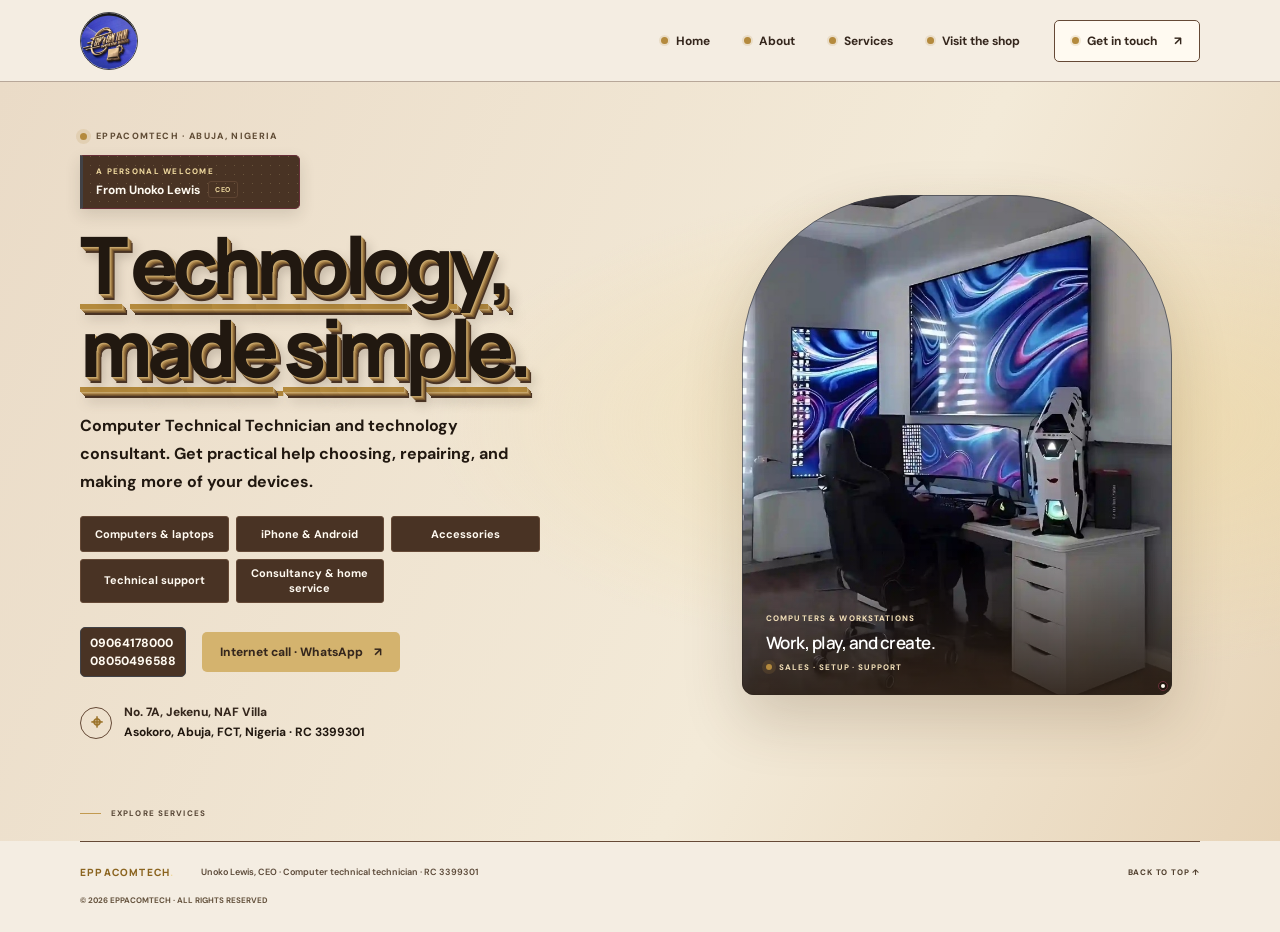
<file: index.html>
<!doctype html>
<html lang="en">
  <head>
    <meta charset="UTF-8" />
    <meta name="viewport" content="width=device-width, initial-scale=1.0" />
    <meta
      name="description"
      content="EppaComTech in Asokoro, Abuja, FCT: computer sales and repairs, phone sales, accessories, technical support, and practical technology consultancy."
    />
    <meta name="theme-color" content="#101a17" />
    <title>EppaComTech | Unoko Lewis, CEO</title>
    <script type="application/ld+json">
      {
        "@context": "https://schema.org",
        "@type": "ComputerStore",
        "name": "EppaComTech",
        "description": "Computer sales and repairs, phone sales, accessories, technical support, and technology consultancy in Asokoro, Abuja, FCT, Nigeria.",
        "telephone": "+2349064178000",
        "address": {
          "@type": "PostalAddress",
          "streetAddress": "No. 7A, Jekenu, NAF Villa",
          "addressLocality": "Asokoro",
          "addressRegion": "FCT",
          "addressCountry": "NG"
        },
        "areaServed": [
          { "@type": "Place", "name": "Asokoro, Abuja, FCT, Nigeria" },
          { "@type": "City", "name": "Abuja" }
        ],
        "hasOfferCatalog": {
          "@type": "OfferCatalog",
          "name": "Computer and phone services",
          "itemListElement": [
            { "@type": "OfferCatalog", "name": "Computer and laptop sales, repairs, and technical support" },
            { "@type": "OfferCatalog", "name": "Phone sales and accessories" },
            { "@type": "OfferCatalog", "name": "Technology consultancy and home service" }
          ]
        }
      }
    </script>
    <link rel="preconnect" href="https://fonts.googleapis.com" />
    <link rel="preconnect" href="https://fonts.gstatic.com" crossorigin />
    <link
      href="https://fonts.googleapis.com/css2?family=DM+Sans:wght@400;500;600;700&family=Manrope:wght@400;500;600;700;800&display=swap"
      rel="stylesheet"
    />
    <link rel="stylesheet" href="styles.css" />
    <script src="script.js" defer></script>
  </head>
  <body id="top">
    <header class="site-header">
      <a class="brand" href="index.html#home" aria-label="EppaComTech home">
        <img class="brand-logo" src="assets/eppacomtech-logo.jpg" alt="EppaComTech Computer Boot logo" />
      </a>

      <button
        class="menu-toggle"
        type="button"
        aria-label="Open navigation"
        aria-expanded="false"
        aria-controls="site-navigation"
      >
        <span></span><span></span>
      </button>

      <nav class="site-nav" id="site-navigation" aria-label="Main navigation">
        <a href="index.html" aria-current="page">Home</a>
        <a href="about.html">About</a>
        <a href="services.html">Services</a>
        <a href="shop.html">Visit the shop</a>
        <a class="nav-cta" href="contact.html">Get in touch <span aria-hidden="true">↗</span></a>
      </nav>
    </header>
    <main>
      <section class="hero" id="home">
        <div class="hero-copy">
          <p class="eyebrow"><span class="status-dot"></span> EPPACOMTECH · ABUJA, NIGERIA</p>
          <p class="hero-owner">
            <span class="hero-owner-label">A PERSONAL WELCOME</span>
            <strong>From Unoko Lewis <span>CEO</span></strong>
          </p>
          <h1>Technology,<br /><span>made simple.</span></h1>
          <p class="hero-intro">
            Computer Technical Technician and technology consultant. Get practical
            help choosing, repairing, and making more of your devices.
          </p>
          <ul class="hero-offerings" aria-label="EppaComTech services">
            <li>Computers &amp; laptops</li>
            <li>iPhone &amp; Android</li>
            <li>Accessories</li>
            <li>Technical support</li>
            <li>Consultancy &amp; home service</li>
          </ul>
          <div class="hero-actions">
            <div class="hero-phone-group" role="group" aria-label="Call EppaComTech">
              <a href="tel:+2349064178000" aria-label="Call 0906 417 8000">09064178000</a>
              <a href="tel:+2348050496588" aria-label="Call 0805 049 6588">08050496588</a>
            </div>
            <a class="button button-whatsapp hero-contact-button" href="https://wa.me/2349064178000?text=Hello%20EppaComTech%2C%20I%27d%20like%20to%20make%20an%20internet%20call." target="_blank" rel="noopener noreferrer" aria-label="Open WhatsApp for an internet call to 0906 417 8000">
              Internet call · WhatsApp <span aria-hidden="true">↗</span>
            </a>
          </div>
          <div class="hero-note">
            <span class="note-icon" aria-hidden="true">⌖</span>
            <span><strong>No. 7A, Jekenu, NAF Villa</strong><br />Asokoro, Abuja, FCT, Nigeria · RC 3399301</span>
          </div>
        </div>

        <figure class="profile-portrait">
          <img
            class="portrait-photo"
            src="assets/hero-workstation.jpg"
            alt="Person working at a multi-monitor computer workstation with a desktop PC"
            fetchpriority="high"
          />
          <span class="portrait-frame" aria-hidden="true"></span>
          <figcaption class="portrait-caption">
            <span>COMPUTERS &amp; WORKSTATIONS</span>
            <strong>Work, play, and create.</strong>
            <span class="portrait-title"><span class="status-dot"></span> SALES · SETUP · SUPPORT</span>
          </figcaption>
        </figure>
        <a class="scroll-cue" href="services.html"><span></span> EXPLORE SERVICES</a>
      </section>
    </main>
    <footer class="site-footer">
      <a class="footer-brand" href="index.html#home">EPPACOMTECH<span>.</span></a>
      <p>Unoko Lewis, CEO · Computer technical technician · RC 3399301</p>
      <a href="#top" class="back-to-top">BACK TO TOP ↑</a>
      <span class="copyright">© <span id="current-year"></span> EPPACOMTECH · ALL RIGHTS RESERVED</span>
    </footer>
    <dialog class="computer-catalog" id="computer-catalog" aria-labelledby="computer-catalog-title">
      <div class="computer-catalog-header">
        <div>
          <p class="section-kicker">EPPA COMTECH · PRODUCT GALLERIES</p>
          <h2 id="computer-catalog-title">Device photo collections</h2>
        </div>
        <button class="computer-catalog-close" type="button" aria-label="Close computer collection">×</button>
      </div>
      <div class="catalog-tabs" role="tablist" aria-label="Product photo collection">
        <button class="catalog-tab is-active" id="catalog-laptops-tab" type="button" role="tab" aria-selected="true" aria-controls="catalog-laptops">Laptops</button>
        <button class="catalog-tab" id="catalog-desktops-tab" type="button" role="tab" aria-selected="false" aria-controls="catalog-desktops">Desktop computers</button>
        <button class="catalog-tab" id="catalog-phones-tab" type="button" role="tab" aria-selected="false" aria-controls="catalog-phones">iPhone &amp; Android</button>
        <button class="catalog-tab" id="catalog-accessories-tab" type="button" role="tab" aria-selected="false" aria-controls="catalog-accessories">Accessories</button>
      </div>
      <div class="catalog-panel" id="catalog-laptops" role="tabpanel" aria-labelledby="catalog-laptops-tab">
        <div class="catalog-album-tools">
          <label class="catalog-upload-button">＋ Add laptop photos<input class="catalog-photo-input" data-album="laptops" type="file" accept="image/jpeg,image/png,image/webp" multiple /></label>
          <span class="catalog-photo-count" data-count-for="laptops" role="status">3 / 100 photos</span>
          <span class="catalog-album-status" data-status-for="laptops" role="status" aria-live="polite"></span>
        </div>
        <div class="catalog-product-grid">
          <article class="catalog-product">
            <img class="service-image catalog-photo" src="assets/laptops/laptop-stock-1.jpg" alt="HP laptop stock at EppaComTech" loading="lazy" />
            <h3>HP laptops</h3>
            <p>Browse the available HP laptop selection.</p>
          </article>
          <article class="catalog-product">
            <img class="service-image catalog-photo" src="assets/laptops/laptop-stock-2.jpg" alt="Open HP laptop available from EppaComTech" loading="lazy" />
            <h3>Everyday laptops</h3>
            <p>Options for work, study, and home use.</p>
          </article>
          <article class="catalog-product">
            <img class="service-image catalog-photo" src="assets/laptops/laptop-stock-3.jpg" alt="HP laptop with touchscreen and keyboard" loading="lazy" />
            <h3>Touchscreen laptops</h3>
            <p>Ask us about features and current availability.</p>
          </article>
        </div>
        <div class="catalog-product-grid uploaded-product-grid" data-grid-for="laptops"></div>
      </div>
      <div class="catalog-panel" id="catalog-desktops" role="tabpanel" aria-labelledby="catalog-desktops-tab" hidden>
        <p>Browse desktop setups and tower computers. Ask us about current models and availability.</p>
        <div class="catalog-album-tools">
          <label class="catalog-upload-button">＋ Add desktop photos<input class="catalog-photo-input" data-album="desktops" type="file" accept="image/jpeg,image/png,image/webp" multiple /></label>
          <span class="catalog-photo-count" data-count-for="desktops" role="status">2 / 100 photos</span>
          <span class="catalog-album-status" data-status-for="desktops" role="status" aria-live="polite"></span>
        </div>
        <div class="catalog-product-grid">
          <article class="catalog-product"><img class="service-image catalog-photo" src="assets/desktops/desktop-stock-1.jpg" alt="Desktop computer setup with monitor, keyboard, and speakers" loading="lazy" /><h3>Desktop computer setup</h3><p>Desktop monitor and workstation photo.</p></article>
          <article class="catalog-product"><img class="service-image catalog-photo" src="assets/desktops/desktop-stock-2.jpg" alt="Desktop tower computer hardware" loading="lazy" /><h3>Desktop tower</h3><p>Desktop tower computer hardware photo.</p></article>
          <article class="catalog-product"><img class="service-image catalog-photo" data-photo-key="desktop-all-in-one" src="assets/desktops/desktop-stock-1.jpg" alt="Sample desktop workstation photo for an all-in-one computer listing" loading="lazy" /><h3>All-in-one computer</h3><p>Ask about all-in-one models, specifications, and availability.</p></article>
        </div>
        <div class="catalog-product-grid uploaded-product-grid" data-grid-for="desktops"></div>
      </div>
      <div class="catalog-panel" id="catalog-phones" role="tabpanel" aria-labelledby="catalog-phones-tab" hidden>
        <div class="catalog-album-tools">
          <label class="catalog-upload-button">＋ Add phone photos<input class="catalog-photo-input" data-album="phones" type="file" accept="image/jpeg,image/png,image/webp" multiple /></label>
          <span class="catalog-photo-count" data-count-for="phones" role="status">1 / 100 photos</span>
          <span class="catalog-album-status" data-status-for="phones" role="status" aria-live="polite"></span>
        </div>
        <div class="catalog-product-grid">
          <article class="catalog-product"><img class="service-image catalog-photo" src="assets/service-phones.jpg" alt="iPhone and Android phone selection" loading="lazy" /><h3>iPhone &amp; Android</h3><p>Browse phone photos and ask about current availability.</p></article>
        </div>
        <div class="catalog-product-grid uploaded-product-grid" data-grid-for="phones"></div>
      </div>
      <div class="catalog-panel" id="catalog-accessories" role="tabpanel" aria-labelledby="catalog-accessories-tab" hidden>
        <div class="catalog-album-tools">
          <label class="catalog-upload-button">＋ Add accessory photos<input class="catalog-photo-input" data-album="accessories" type="file" accept="image/jpeg,image/png,image/webp" multiple /></label>
          <span class="catalog-photo-count" data-count-for="accessories" role="status">1 / 100 photos</span>
          <span class="catalog-album-status" data-status-for="accessories" role="status" aria-live="polite"></span>
        </div>
        <div class="catalog-product-grid">
          <article class="catalog-product"><img class="service-image catalog-photo" src="assets/service-accessories.jpg" alt="Headphones and personal technology accessories" loading="lazy" /><h3>Accessories</h3><p>Browse accessory photos and ask about current availability.</p></article>
        </div>
        <div class="catalog-product-grid uploaded-product-grid" data-grid-for="accessories"></div>
      </div>
      <a class="button button-primary catalog-contact" href="https://wa.me/2349064178000?text=EppaComTech-whyto" target="_blank" rel="noopener noreferrer">
        Ask about availability <span aria-hidden="true">↗</span>
      </a>
    </dialog>

    <dialog class="image-viewer" aria-label="Photo viewer">
      <div class="image-viewer-toolbar">
        <p class="image-viewer-caption"></p>
        <div class="image-viewer-controls">
          <button class="image-rotate-left" type="button" aria-label="Rotate counterclockwise">↶</button>
          <button class="image-rotate-right" type="button" aria-label="Rotate clockwise">↷</button>
          <button class="image-zoom-out" type="button" aria-label="Zoom out">−</button>
          <button class="image-zoom-in" type="button" aria-label="Zoom in">+</button>
          <button class="image-viewer-close" type="button" aria-label="Close photo">×</button>
        </div>
      </div>
      <div class="image-viewer-stage">
        <img class="image-viewer-photo" alt="" />
      </div>
      <p class="image-viewer-hint">Use + and − to zoom. Press Escape to close.</p>
    </dialog>
  </body>
</html>
</file>
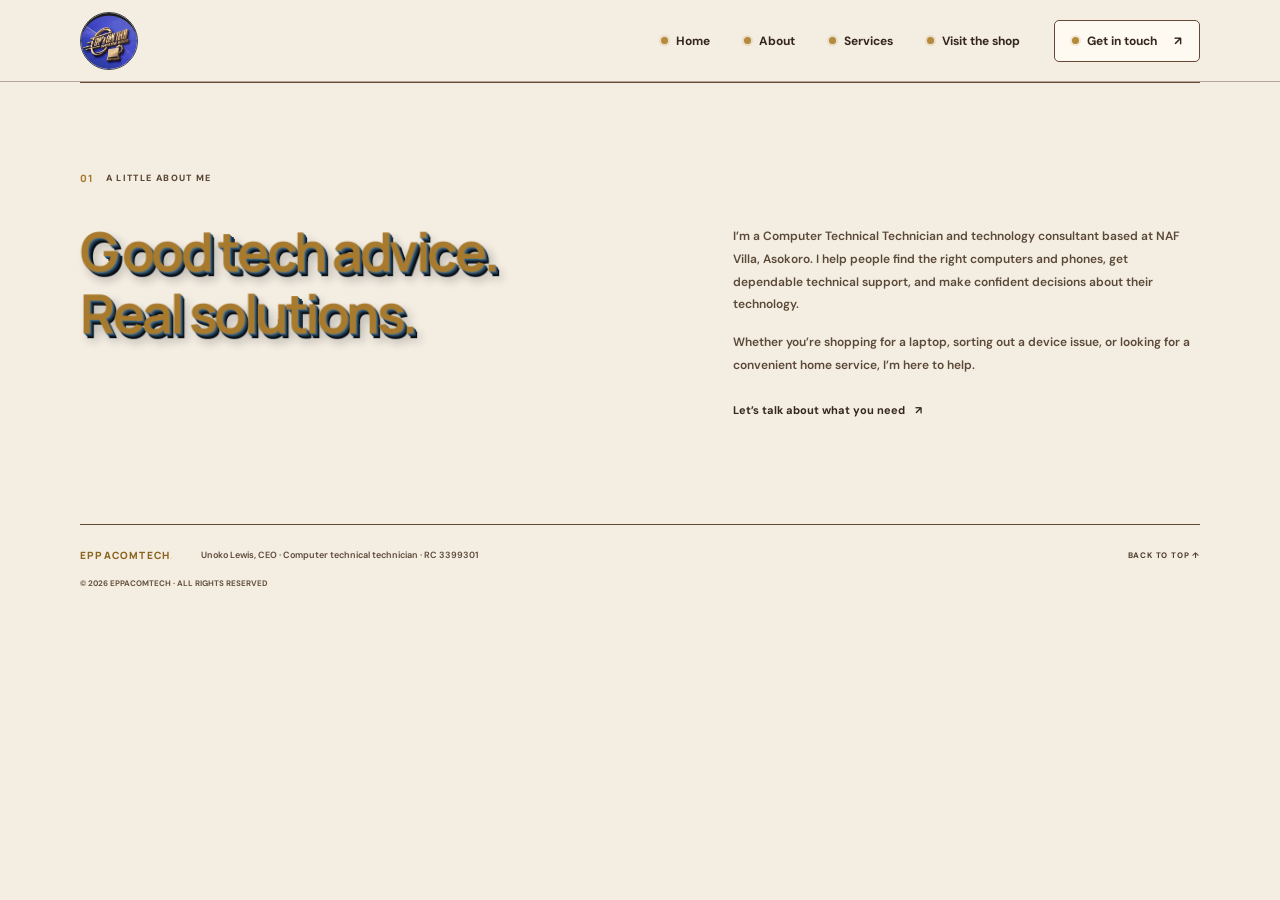
<file: about.html>
<!doctype html>
<html lang="en">
  <head>
    <meta charset="UTF-8" />
    <meta name="viewport" content="width=device-width, initial-scale=1.0" />
    <meta
      name="description"
      content="Learn about Unoko Lewis and EppaComTech, providing practical computer and phone guidance and technical support in Asokoro, Abuja."
    />
    <meta name="theme-color" content="#101a17" />
    <title>About EppaComTech | Unoko Lewis</title>
    <script type="application/ld+json">
      {
        "@context": "https://schema.org",
        "@type": "ComputerStore",
        "name": "EppaComTech",
        "description": "Computer sales and repairs, phone sales, accessories, technical support, and technology consultancy in Asokoro, Abuja, FCT, Nigeria.",
        "telephone": "+2349064178000",
        "address": {
          "@type": "PostalAddress",
          "streetAddress": "No. 7A, Jekenu, NAF Villa",
          "addressLocality": "Asokoro",
          "addressRegion": "FCT",
          "addressCountry": "NG"
        },
        "areaServed": [
          { "@type": "Place", "name": "Asokoro, Abuja, FCT, Nigeria" },
          { "@type": "City", "name": "Abuja" }
        ],
        "hasOfferCatalog": {
          "@type": "OfferCatalog",
          "name": "Computer and phone services",
          "itemListElement": [
            { "@type": "OfferCatalog", "name": "Computer and laptop sales, repairs, and technical support" },
            { "@type": "OfferCatalog", "name": "Phone sales and accessories" },
            { "@type": "OfferCatalog", "name": "Technology consultancy and home service" }
          ]
        }
      }
    </script>
    <link rel="preconnect" href="https://fonts.googleapis.com" />
    <link rel="preconnect" href="https://fonts.gstatic.com" crossorigin />
    <link
      href="https://fonts.googleapis.com/css2?family=DM+Sans:wght@400;500;600;700&family=Manrope:wght@400;500;600;700;800&display=swap"
      rel="stylesheet"
    />
    <link rel="stylesheet" href="styles.css" />
    <script src="script.js" defer></script>
  </head>
  <body id="top">
    <header class="site-header">
      <a class="brand" href="index.html#home" aria-label="EppaComTech home">
        <img class="brand-logo" src="assets/eppacomtech-logo.jpg" alt="EppaComTech Computer Boot logo" />
      </a>

      <button
        class="menu-toggle"
        type="button"
        aria-label="Open navigation"
        aria-expanded="false"
        aria-controls="site-navigation"
      >
        <span></span><span></span>
      </button>

      <nav class="site-nav" id="site-navigation" aria-label="Main navigation">
        <a href="index.html">Home</a>
        <a href="about.html" aria-current="page">About</a>
        <a href="services.html">Services</a>
        <a href="shop.html">Visit the shop</a>
        <a class="nav-cta" href="contact.html">Get in touch <span aria-hidden="true">↗</span></a>
      </nav>
    </header>
    <main>
      <section class="intro section-wrap" id="about">
        <div class="section-kicker"><span>01</span> A LITTLE ABOUT ME</div>
        <div class="intro-content">
          <h2>Good tech advice.<br /><span>Real solutions.</span></h2>
          <div class="intro-description">
            <p>
              I’m a Computer Technical Technician and technology consultant
              based at NAF Villa, Asokoro. I help people find the right
              computers and phones, get dependable technical support, and make
              confident decisions about their technology.
            </p>
            <p>
              Whether you’re shopping for a laptop, sorting out a device issue,
              or looking for a convenient home service, I’m here to help.
            </p>
            <a class="inline-link" href="contact.html">Let’s talk about what you need <span aria-hidden="true">↗</span></a>
          </div>
        </div>
      </section>
    </main>
    <footer class="site-footer">
      <a class="footer-brand" href="index.html#home">EPPACOMTECH<span>.</span></a>
      <p>Unoko Lewis, CEO · Computer technical technician · RC 3399301</p>
      <a href="#top" class="back-to-top">BACK TO TOP ↑</a>
      <span class="copyright">© <span id="current-year"></span> EPPACOMTECH · ALL RIGHTS RESERVED</span>
    </footer>
    <dialog class="computer-catalog" id="computer-catalog" aria-labelledby="computer-catalog-title">
      <div class="computer-catalog-header">
        <div>
          <p class="section-kicker">EPPA COMTECH · PRODUCT GALLERIES</p>
          <h2 id="computer-catalog-title">Device photo collections</h2>
        </div>
        <button class="computer-catalog-close" type="button" aria-label="Close computer collection">×</button>
      </div>
      <div class="catalog-tabs" role="tablist" aria-label="Product photo collection">
        <button class="catalog-tab is-active" id="catalog-laptops-tab" type="button" role="tab" aria-selected="true" aria-controls="catalog-laptops">Laptops</button>
        <button class="catalog-tab" id="catalog-desktops-tab" type="button" role="tab" aria-selected="false" aria-controls="catalog-desktops">Desktop computers</button>
        <button class="catalog-tab" id="catalog-phones-tab" type="button" role="tab" aria-selected="false" aria-controls="catalog-phones">iPhone &amp; Android</button>
        <button class="catalog-tab" id="catalog-accessories-tab" type="button" role="tab" aria-selected="false" aria-controls="catalog-accessories">Accessories</button>
      </div>
      <div class="catalog-panel" id="catalog-laptops" role="tabpanel" aria-labelledby="catalog-laptops-tab">
        <div class="catalog-album-tools">
          <label class="catalog-upload-button">＋ Add laptop photos<input class="catalog-photo-input" data-album="laptops" type="file" accept="image/jpeg,image/png,image/webp" multiple /></label>
          <span class="catalog-photo-count" data-count-for="laptops" role="status">3 / 100 photos</span>
          <span class="catalog-album-status" data-status-for="laptops" role="status" aria-live="polite"></span>
        </div>
        <div class="catalog-product-grid">
          <article class="catalog-product">
            <img class="service-image catalog-photo" src="assets/laptops/laptop-stock-1.jpg" alt="HP laptop stock at EppaComTech" loading="lazy" />
            <h3>HP laptops</h3>
            <p>Browse the available HP laptop selection.</p>
          </article>
          <article class="catalog-product">
            <img class="service-image catalog-photo" src="assets/laptops/laptop-stock-2.jpg" alt="Open HP laptop available from EppaComTech" loading="lazy" />
            <h3>Everyday laptops</h3>
            <p>Options for work, study, and home use.</p>
          </article>
          <article class="catalog-product">
            <img class="service-image catalog-photo" src="assets/laptops/laptop-stock-3.jpg" alt="HP laptop with touchscreen and keyboard" loading="lazy" />
            <h3>Touchscreen laptops</h3>
            <p>Ask us about features and current availability.</p>
          </article>
        </div>
        <div class="catalog-product-grid uploaded-product-grid" data-grid-for="laptops"></div>
      </div>
      <div class="catalog-panel" id="catalog-desktops" role="tabpanel" aria-labelledby="catalog-desktops-tab" hidden>
        <p>Browse desktop setups and tower computers. Ask us about current models and availability.</p>
        <div class="catalog-album-tools">
          <label class="catalog-upload-button">＋ Add desktop photos<input class="catalog-photo-input" data-album="desktops" type="file" accept="image/jpeg,image/png,image/webp" multiple /></label>
          <span class="catalog-photo-count" data-count-for="desktops" role="status">2 / 100 photos</span>
          <span class="catalog-album-status" data-status-for="desktops" role="status" aria-live="polite"></span>
        </div>
        <div class="catalog-product-grid">
          <article class="catalog-product"><img class="service-image catalog-photo" src="assets/desktops/desktop-stock-1.jpg" alt="Desktop computer setup with monitor, keyboard, and speakers" loading="lazy" /><h3>Desktop computer setup</h3><p>Desktop monitor and workstation photo.</p></article>
          <article class="catalog-product"><img class="service-image catalog-photo" src="assets/desktops/desktop-stock-2.jpg" alt="Desktop tower computer hardware" loading="lazy" /><h3>Desktop tower</h3><p>Desktop tower computer hardware photo.</p></article>
          <article class="catalog-product"><img class="service-image catalog-photo" data-photo-key="desktop-all-in-one" src="assets/desktops/desktop-stock-1.jpg" alt="Sample desktop workstation photo for an all-in-one computer listing" loading="lazy" /><h3>All-in-one computer</h3><p>Ask about all-in-one models, specifications, and availability.</p></article>
        </div>
        <div class="catalog-product-grid uploaded-product-grid" data-grid-for="desktops"></div>
      </div>
      <div class="catalog-panel" id="catalog-phones" role="tabpanel" aria-labelledby="catalog-phones-tab" hidden>
        <div class="catalog-album-tools">
          <label class="catalog-upload-button">＋ Add phone photos<input class="catalog-photo-input" data-album="phones" type="file" accept="image/jpeg,image/png,image/webp" multiple /></label>
          <span class="catalog-photo-count" data-count-for="phones" role="status">1 / 100 photos</span>
          <span class="catalog-album-status" data-status-for="phones" role="status" aria-live="polite"></span>
        </div>
        <div class="catalog-product-grid">
          <article class="catalog-product"><img class="service-image catalog-photo" src="assets/service-phones.jpg" alt="iPhone and Android phone selection" loading="lazy" /><h3>iPhone &amp; Android</h3><p>Browse phone photos and ask about current availability.</p></article>
        </div>
        <div class="catalog-product-grid uploaded-product-grid" data-grid-for="phones"></div>
      </div>
      <div class="catalog-panel" id="catalog-accessories" role="tabpanel" aria-labelledby="catalog-accessories-tab" hidden>
        <div class="catalog-album-tools">
          <label class="catalog-upload-button">＋ Add accessory photos<input class="catalog-photo-input" data-album="accessories" type="file" accept="image/jpeg,image/png,image/webp" multiple /></label>
          <span class="catalog-photo-count" data-count-for="accessories" role="status">1 / 100 photos</span>
          <span class="catalog-album-status" data-status-for="accessories" role="status" aria-live="polite"></span>
        </div>
        <div class="catalog-product-grid">
          <article class="catalog-product"><img class="service-image catalog-photo" src="assets/service-accessories.jpg" alt="Headphones and personal technology accessories" loading="lazy" /><h3>Accessories</h3><p>Browse accessory photos and ask about current availability.</p></article>
        </div>
        <div class="catalog-product-grid uploaded-product-grid" data-grid-for="accessories"></div>
      </div>
      <a class="button button-primary catalog-contact" href="https://wa.me/2349064178000?text=EppaComTech-whyto" target="_blank" rel="noopener noreferrer">
        Ask about availability <span aria-hidden="true">↗</span>
      </a>
    </dialog>

    <dialog class="image-viewer" aria-label="Photo viewer">
      <div class="image-viewer-toolbar">
        <p class="image-viewer-caption"></p>
        <div class="image-viewer-controls">
          <button class="image-rotate-left" type="button" aria-label="Rotate counterclockwise">↶</button>
          <button class="image-rotate-right" type="button" aria-label="Rotate clockwise">↷</button>
          <button class="image-zoom-out" type="button" aria-label="Zoom out">−</button>
          <button class="image-zoom-in" type="button" aria-label="Zoom in">+</button>
          <button class="image-viewer-close" type="button" aria-label="Close photo">×</button>
        </div>
      </div>
      <div class="image-viewer-stage">
        <img class="image-viewer-photo" alt="" />
      </div>
      <p class="image-viewer-hint">Use + and − to zoom. Press Escape to close.</p>
    </dialog>
  </body>
</html>
</file>
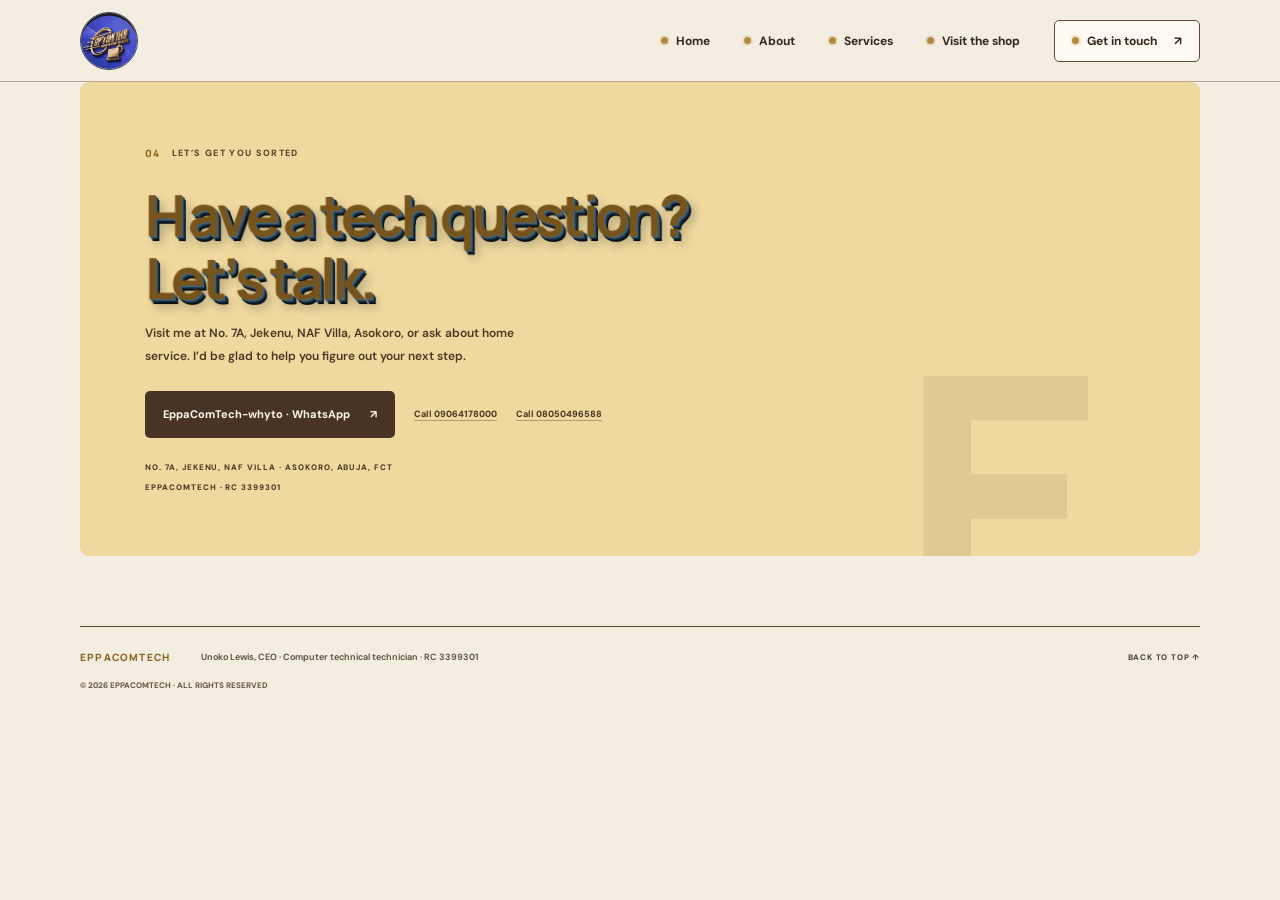
<file: contact.html>
<!doctype html>
<html lang="en">
  <head>
    <meta charset="UTF-8" />
    <meta name="viewport" content="width=device-width, initial-scale=1.0" />
    <meta
      name="description"
      content="Contact EppaComTech in Asokoro, Abuja, for computer sales and repairs, phone sales, accessories, technical support, and home service."
    />
    <meta name="theme-color" content="#101a17" />
    <title>Contact EppaComTech | Asokoro, Abuja</title>
    <script type="application/ld+json">
      {
        "@context": "https://schema.org",
        "@type": "ComputerStore",
        "name": "EppaComTech",
        "description": "Computer sales and repairs, phone sales, accessories, technical support, and technology consultancy in Asokoro, Abuja, FCT, Nigeria.",
        "telephone": "+2349064178000",
        "address": {
          "@type": "PostalAddress",
          "streetAddress": "No. 7A, Jekenu, NAF Villa",
          "addressLocality": "Asokoro",
          "addressRegion": "FCT",
          "addressCountry": "NG"
        },
        "areaServed": [
          { "@type": "Place", "name": "Asokoro, Abuja, FCT, Nigeria" },
          { "@type": "City", "name": "Abuja" }
        ],
        "hasOfferCatalog": {
          "@type": "OfferCatalog",
          "name": "Computer and phone services",
          "itemListElement": [
            { "@type": "OfferCatalog", "name": "Computer and laptop sales, repairs, and technical support" },
            { "@type": "OfferCatalog", "name": "Phone sales and accessories" },
            { "@type": "OfferCatalog", "name": "Technology consultancy and home service" }
          ]
        }
      }
    </script>
    <link rel="preconnect" href="https://fonts.googleapis.com" />
    <link rel="preconnect" href="https://fonts.gstatic.com" crossorigin />
    <link
      href="https://fonts.googleapis.com/css2?family=DM+Sans:wght@400;500;600;700&family=Manrope:wght@400;500;600;700;800&display=swap"
      rel="stylesheet"
    />
    <link rel="stylesheet" href="styles.css" />
    <script src="script.js" defer></script>
  </head>
  <body id="top">
    <header class="site-header">
      <a class="brand" href="index.html#home" aria-label="EppaComTech home">
        <img class="brand-logo" src="assets/eppacomtech-logo.jpg" alt="EppaComTech Computer Boot logo" />
      </a>

      <button
        class="menu-toggle"
        type="button"
        aria-label="Open navigation"
        aria-expanded="false"
        aria-controls="site-navigation"
      >
        <span></span><span></span>
      </button>

      <nav class="site-nav" id="site-navigation" aria-label="Main navigation">
        <a href="index.html">Home</a>
        <a href="about.html">About</a>
        <a href="services.html">Services</a>
        <a href="shop.html">Visit the shop</a>
        <a class="nav-cta" href="contact.html" aria-current="page">Get in touch <span aria-hidden="true">↗</span></a>
      </nav>
    </header>
    <main>
      <section class="contact section-wrap" id="contact">
        <div class="contact-inner">
          <div class="section-kicker"><span>04</span> LET’S GET YOU SORTED</div>
          <h2>Have a tech question?<br /><span>Let’s talk.</span></h2>
          <p>Visit me at No. 7A, Jekenu, NAF Villa, Asokoro, or ask about home service. I’d be glad to help you figure out your next step.</p>
          <div class="contact-actions">
            <a class="button button-dark" href="https://wa.me/2349064178000?text=EppaComTech-whyto" target="_blank" rel="noopener noreferrer">EppaComTech-whyto · WhatsApp <span aria-hidden="true">↗</span></a>
            <a class="contact-phone" href="tel:+2349064178000">Call 09064178000</a>
            <a class="contact-phone" href="tel:+2348050496588">Call 08050496588</a>
          </div>
          <span class="contact-address">NO. 7A, JEKENU, NAF VILLA · ASOKORO, ABUJA, FCT</span>
          <span class="contact-business">EPPACOMTECH · RC 3399301</span>
          <span class="contact-decoration" aria-hidden="true">E<span>.</span></span>
        </div>
      </section>
    </main>
    <footer class="site-footer">
      <a class="footer-brand" href="index.html#home">EPPACOMTECH<span>.</span></a>
      <p>Unoko Lewis, CEO · Computer technical technician · RC 3399301</p>
      <a href="#top" class="back-to-top">BACK TO TOP ↑</a>
      <span class="copyright">© <span id="current-year"></span> EPPACOMTECH · ALL RIGHTS RESERVED</span>
    </footer>
    <dialog class="computer-catalog" id="computer-catalog" aria-labelledby="computer-catalog-title">
      <div class="computer-catalog-header">
        <div>
          <p class="section-kicker">EPPA COMTECH · PRODUCT GALLERIES</p>
          <h2 id="computer-catalog-title">Device photo collections</h2>
        </div>
        <button class="computer-catalog-close" type="button" aria-label="Close computer collection">×</button>
      </div>
      <div class="catalog-tabs" role="tablist" aria-label="Product photo collection">
        <button class="catalog-tab is-active" id="catalog-laptops-tab" type="button" role="tab" aria-selected="true" aria-controls="catalog-laptops">Laptops</button>
        <button class="catalog-tab" id="catalog-desktops-tab" type="button" role="tab" aria-selected="false" aria-controls="catalog-desktops">Desktop computers</button>
        <button class="catalog-tab" id="catalog-phones-tab" type="button" role="tab" aria-selected="false" aria-controls="catalog-phones">iPhone &amp; Android</button>
        <button class="catalog-tab" id="catalog-accessories-tab" type="button" role="tab" aria-selected="false" aria-controls="catalog-accessories">Accessories</button>
      </div>
      <div class="catalog-panel" id="catalog-laptops" role="tabpanel" aria-labelledby="catalog-laptops-tab">
        <div class="catalog-album-tools">
          <label class="catalog-upload-button">＋ Add laptop photos<input class="catalog-photo-input" data-album="laptops" type="file" accept="image/jpeg,image/png,image/webp" multiple /></label>
          <span class="catalog-photo-count" data-count-for="laptops" role="status">3 / 100 photos</span>
          <span class="catalog-album-status" data-status-for="laptops" role="status" aria-live="polite"></span>
        </div>
        <div class="catalog-product-grid">
          <article class="catalog-product">
            <img class="service-image catalog-photo" src="assets/laptops/laptop-stock-1.jpg" alt="HP laptop stock at EppaComTech" loading="lazy" />
            <h3>HP laptops</h3>
            <p>Browse the available HP laptop selection.</p>
          </article>
          <article class="catalog-product">
            <img class="service-image catalog-photo" src="assets/laptops/laptop-stock-2.jpg" alt="Open HP laptop available from EppaComTech" loading="lazy" />
            <h3>Everyday laptops</h3>
            <p>Options for work, study, and home use.</p>
          </article>
          <article class="catalog-product">
            <img class="service-image catalog-photo" src="assets/laptops/laptop-stock-3.jpg" alt="HP laptop with touchscreen and keyboard" loading="lazy" />
            <h3>Touchscreen laptops</h3>
            <p>Ask us about features and current availability.</p>
          </article>
        </div>
        <div class="catalog-product-grid uploaded-product-grid" data-grid-for="laptops"></div>
      </div>
      <div class="catalog-panel" id="catalog-desktops" role="tabpanel" aria-labelledby="catalog-desktops-tab" hidden>
        <p>Browse desktop setups and tower computers. Ask us about current models and availability.</p>
        <div class="catalog-album-tools">
          <label class="catalog-upload-button">＋ Add desktop photos<input class="catalog-photo-input" data-album="desktops" type="file" accept="image/jpeg,image/png,image/webp" multiple /></label>
          <span class="catalog-photo-count" data-count-for="desktops" role="status">2 / 100 photos</span>
          <span class="catalog-album-status" data-status-for="desktops" role="status" aria-live="polite"></span>
        </div>
        <div class="catalog-product-grid">
          <article class="catalog-product"><img class="service-image catalog-photo" src="assets/desktops/desktop-stock-1.jpg" alt="Desktop computer setup with monitor, keyboard, and speakers" loading="lazy" /><h3>Desktop computer setup</h3><p>Desktop monitor and workstation photo.</p></article>
          <article class="catalog-product"><img class="service-image catalog-photo" src="assets/desktops/desktop-stock-2.jpg" alt="Desktop tower computer hardware" loading="lazy" /><h3>Desktop tower</h3><p>Desktop tower computer hardware photo.</p></article>
          <article class="catalog-product"><img class="service-image catalog-photo" data-photo-key="desktop-all-in-one" src="assets/desktops/desktop-stock-1.jpg" alt="Sample desktop workstation photo for an all-in-one computer listing" loading="lazy" /><h3>All-in-one computer</h3><p>Ask about all-in-one models, specifications, and availability.</p></article>
        </div>
        <div class="catalog-product-grid uploaded-product-grid" data-grid-for="desktops"></div>
      </div>
      <div class="catalog-panel" id="catalog-phones" role="tabpanel" aria-labelledby="catalog-phones-tab" hidden>
        <div class="catalog-album-tools">
          <label class="catalog-upload-button">＋ Add phone photos<input class="catalog-photo-input" data-album="phones" type="file" accept="image/jpeg,image/png,image/webp" multiple /></label>
          <span class="catalog-photo-count" data-count-for="phones" role="status">1 / 100 photos</span>
          <span class="catalog-album-status" data-status-for="phones" role="status" aria-live="polite"></span>
        </div>
        <div class="catalog-product-grid">
          <article class="catalog-product"><img class="service-image catalog-photo" src="assets/service-phones.jpg" alt="iPhone and Android phone selection" loading="lazy" /><h3>iPhone &amp; Android</h3><p>Browse phone photos and ask about current availability.</p></article>
        </div>
        <div class="catalog-product-grid uploaded-product-grid" data-grid-for="phones"></div>
      </div>
      <div class="catalog-panel" id="catalog-accessories" role="tabpanel" aria-labelledby="catalog-accessories-tab" hidden>
        <div class="catalog-album-tools">
          <label class="catalog-upload-button">＋ Add accessory photos<input class="catalog-photo-input" data-album="accessories" type="file" accept="image/jpeg,image/png,image/webp" multiple /></label>
          <span class="catalog-photo-count" data-count-for="accessories" role="status">1 / 100 photos</span>
          <span class="catalog-album-status" data-status-for="accessories" role="status" aria-live="polite"></span>
        </div>
        <div class="catalog-product-grid">
          <article class="catalog-product"><img class="service-image catalog-photo" src="assets/service-accessories.jpg" alt="Headphones and personal technology accessories" loading="lazy" /><h3>Accessories</h3><p>Browse accessory photos and ask about current availability.</p></article>
        </div>
        <div class="catalog-product-grid uploaded-product-grid" data-grid-for="accessories"></div>
      </div>
      <a class="button button-primary catalog-contact" href="https://wa.me/2349064178000?text=EppaComTech-whyto" target="_blank" rel="noopener noreferrer">
        Ask about availability <span aria-hidden="true">↗</span>
      </a>
    </dialog>

    <dialog class="image-viewer" aria-label="Photo viewer">
      <div class="image-viewer-toolbar">
        <p class="image-viewer-caption"></p>
        <div class="image-viewer-controls">
          <button class="image-rotate-left" type="button" aria-label="Rotate counterclockwise">↶</button>
          <button class="image-rotate-right" type="button" aria-label="Rotate clockwise">↷</button>
          <button class="image-zoom-out" type="button" aria-label="Zoom out">−</button>
          <button class="image-zoom-in" type="button" aria-label="Zoom in">+</button>
          <button class="image-viewer-close" type="button" aria-label="Close photo">×</button>
        </div>
      </div>
      <div class="image-viewer-stage">
        <img class="image-viewer-photo" alt="" />
      </div>
      <p class="image-viewer-hint">Use + and − to zoom. Press Escape to close.</p>
    </dialog>
  </body>
</html>
</file>
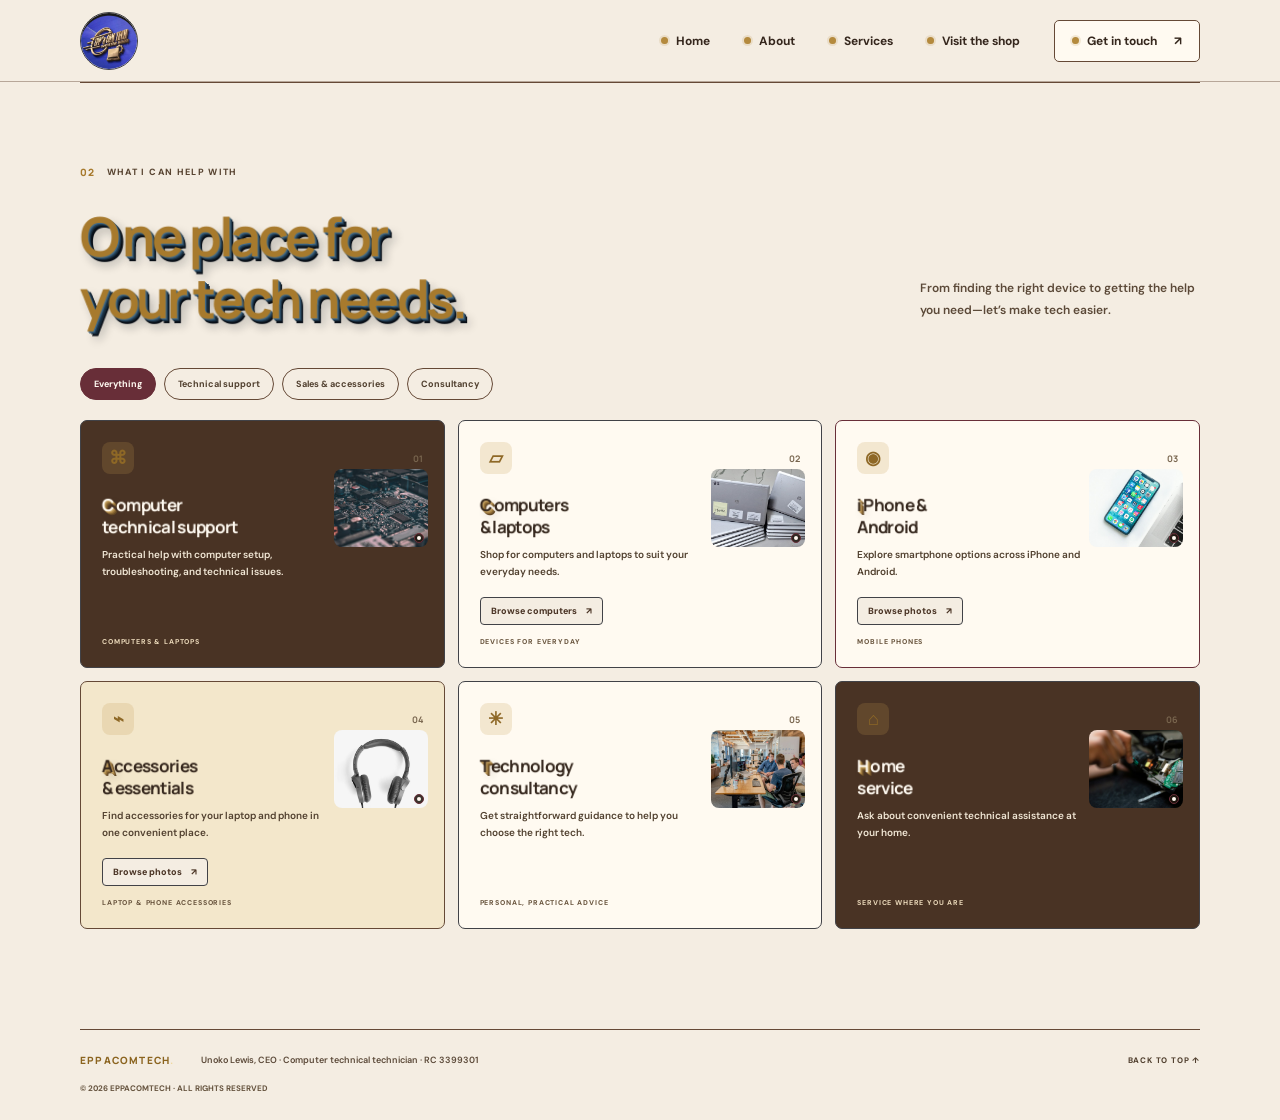
<file: services.html>
<!doctype html>
<html lang="en">
  <head>
    <meta charset="UTF-8" />
    <meta name="viewport" content="width=device-width, initial-scale=1.0" />
    <meta
      name="description"
      content="Explore EppaComTech computer and laptop sales, technical support, phones, accessories, technology consultancy, and home service in Asokoro, Abuja."
    />
    <meta name="theme-color" content="#101a17" />
    <title>Technology Services | EppaComTech</title>
    <script type="application/ld+json">
      {
        "@context": "https://schema.org",
        "@type": "ComputerStore",
        "name": "EppaComTech",
        "description": "Computer sales and repairs, phone sales, accessories, technical support, and technology consultancy in Asokoro, Abuja, FCT, Nigeria.",
        "telephone": "+2349064178000",
        "address": {
          "@type": "PostalAddress",
          "streetAddress": "No. 7A, Jekenu, NAF Villa",
          "addressLocality": "Asokoro",
          "addressRegion": "FCT",
          "addressCountry": "NG"
        },
        "areaServed": [
          { "@type": "Place", "name": "Asokoro, Abuja, FCT, Nigeria" },
          { "@type": "City", "name": "Abuja" }
        ],
        "hasOfferCatalog": {
          "@type": "OfferCatalog",
          "name": "Computer and phone services",
          "itemListElement": [
            { "@type": "OfferCatalog", "name": "Computer and laptop sales, repairs, and technical support" },
            { "@type": "OfferCatalog", "name": "Phone sales and accessories" },
            { "@type": "OfferCatalog", "name": "Technology consultancy and home service" }
          ]
        }
      }
    </script>
    <link rel="preconnect" href="https://fonts.googleapis.com" />
    <link rel="preconnect" href="https://fonts.gstatic.com" crossorigin />
    <link
      href="https://fonts.googleapis.com/css2?family=DM+Sans:wght@400;500;600;700&family=Manrope:wght@400;500;600;700;800&display=swap"
      rel="stylesheet"
    />
    <link rel="stylesheet" href="styles.css" />
    <script src="script.js" defer></script>
  </head>
  <body id="top">
    <header class="site-header">
      <a class="brand" href="index.html#home" aria-label="EppaComTech home">
        <img class="brand-logo" src="assets/eppacomtech-logo.jpg" alt="EppaComTech Computer Boot logo" />
      </a>

      <button
        class="menu-toggle"
        type="button"
        aria-label="Open navigation"
        aria-expanded="false"
        aria-controls="site-navigation"
      >
        <span></span><span></span>
      </button>

      <nav class="site-nav" id="site-navigation" aria-label="Main navigation">
        <a href="index.html">Home</a>
        <a href="about.html">About</a>
        <a href="services.html" aria-current="page">Services</a>
        <a href="shop.html">Visit the shop</a>
        <a class="nav-cta" href="contact.html">Get in touch <span aria-hidden="true">↗</span></a>
      </nav>
    </header>
    <main>
      <section class="services section-wrap" id="services">
        <div class="services-heading">
          <div>
            <div class="section-kicker"><span>02</span> WHAT I CAN HELP WITH</div>
            <h2>One place for<br /><span>your tech needs.</span></h2>
          </div>
          <p>From finding the right device to getting the help you need—let’s make tech easier.</p>
        </div>

        <div class="service-filters" role="group" aria-label="Filter services">
          <button class="filter-button is-active" type="button" data-filter="all" aria-pressed="true">Everything</button>
          <button class="filter-button" type="button" data-filter="support" aria-pressed="false">Technical support</button>
          <button class="filter-button" type="button" data-filter="sales" aria-pressed="false">Sales &amp; accessories</button>
          <button class="filter-button" type="button" data-filter="advice" aria-pressed="false">Consultancy</button>
        </div>

        <div class="service-grid">
          <article class="service-card card-dark" data-category="support">
            <div class="card-top"><span class="service-icon" aria-hidden="true">⌘</span><span class="card-number">01</span></div>
            <img class="service-image" src="assets/service-motherboard.jpg" alt="Close-up photograph of a computer motherboard" loading="lazy" />
            <h3>Computer<br />technical support</h3>
            <p>Practical help with computer setup, troubleshooting, and technical issues.</p>
            <span class="card-label">COMPUTERS &amp; LAPTOPS</span>
          </article>
          <article class="service-card service-card-laptops card-light" data-category="sales">
            <div class="card-top"><span class="service-icon" aria-hidden="true">▱</span><span class="card-number">02</span></div>
            <h3>Computers<br />&amp; laptops</h3>
            <p>Shop for computers and laptops to suit your everyday needs.</p>
            <button class="catalog-open-button" type="button" data-album="laptops" aria-haspopup="dialog" aria-controls="computer-catalog">
              Browse computers <span aria-hidden="true">↗</span>
            </button>
            <img class="service-image laptop-card-photo" src="assets/laptops/laptop-stock-1.jpg" alt="Silver HP laptop stock at EppaComTech" loading="lazy" />
            <span class="card-label">DEVICES FOR EVERYDAY</span>
          </article>
          <article class="service-card card-light" data-category="sales">
            <div class="card-top"><span class="service-icon" aria-hidden="true">◉</span><span class="card-number">03</span></div>
            <img class="service-image" data-photo-album="phones" src="assets/service-phones.jpg" alt="iPhone and Android phone selection" loading="lazy" />
            <h3>iPhone &amp;<br />Android</h3>
            <p>Explore smartphone options across iPhone and Android.</p>
            <button class="catalog-open-button album-open-button" type="button" data-album="phones" aria-haspopup="dialog" aria-controls="computer-catalog">Browse photos <span aria-hidden="true">↗</span></button>
            <span class="card-label">MOBILE PHONES</span>
          </article>
          <article class="service-card card-accent" data-category="sales">
            <div class="card-top"><span class="service-icon" aria-hidden="true">⌁</span><span class="card-number">04</span></div>
            <img class="service-image" data-photo-album="accessories" src="assets/service-accessories.jpg" alt="Headphones and personal technology accessories" loading="lazy" />
            <h3>Accessories<br />&amp; essentials</h3>
            <p>Find accessories for your laptop and phone in one convenient place.</p>
            <button class="catalog-open-button album-open-button" type="button" data-album="accessories" aria-haspopup="dialog" aria-controls="computer-catalog">Browse photos <span aria-hidden="true">↗</span></button>
            <span class="card-label">LAPTOP &amp; PHONE ACCESSORIES</span>
          </article>
          <article class="service-card card-light" data-category="advice">
            <div class="card-top"><span class="service-icon" aria-hidden="true">✳</span><span class="card-number">05</span></div>
            <img class="service-image service-image-motion" src="assets/service-consultancy.jpg" alt="Technology consultant working through a problem with clients around a laptop" loading="lazy" />
            <h3>Technology<br />consultancy</h3>
            <p>Get straightforward guidance to help you choose the right tech.</p>
            <span class="card-label">PERSONAL, PRACTICAL ADVICE</span>
          </article>
          <article class="service-card card-dark" data-category="support">
            <div class="card-top"><span class="service-icon" aria-hidden="true">⌂</span><span class="card-number">06</span></div>
            <img class="service-image service-image-motion" src="assets/service-home-service.jpg" alt="Technician carefully repairing electronic hardware" loading="lazy" />
            <h3>Home<br />service</h3>
            <p>Ask about convenient technical assistance at your home.</p>
            <span class="card-label">SERVICE WHERE YOU ARE</span>
          </article>
        </div>
        <p class="filter-empty" hidden>No services in this category yet.</p>
      </section>
    </main>
    <footer class="site-footer">
      <a class="footer-brand" href="index.html#home">EPPACOMTECH<span>.</span></a>
      <p>Unoko Lewis, CEO · Computer technical technician · RC 3399301</p>
      <a href="#top" class="back-to-top">BACK TO TOP ↑</a>
      <span class="copyright">© <span id="current-year"></span> EPPACOMTECH · ALL RIGHTS RESERVED</span>
    </footer>
    <dialog class="computer-catalog" id="computer-catalog" aria-labelledby="computer-catalog-title">
      <div class="computer-catalog-header">
        <div>
          <p class="section-kicker">EPPA COMTECH · PRODUCT GALLERIES</p>
          <h2 id="computer-catalog-title">Device photo collections</h2>
        </div>
        <button class="computer-catalog-close" type="button" aria-label="Close computer collection">×</button>
      </div>
      <div class="catalog-tabs" role="tablist" aria-label="Product photo collection">
        <button class="catalog-tab is-active" id="catalog-laptops-tab" type="button" role="tab" aria-selected="true" aria-controls="catalog-laptops">Laptops</button>
        <button class="catalog-tab" id="catalog-desktops-tab" type="button" role="tab" aria-selected="false" aria-controls="catalog-desktops">Desktop computers</button>
        <button class="catalog-tab" id="catalog-phones-tab" type="button" role="tab" aria-selected="false" aria-controls="catalog-phones">iPhone &amp; Android</button>
        <button class="catalog-tab" id="catalog-accessories-tab" type="button" role="tab" aria-selected="false" aria-controls="catalog-accessories">Accessories</button>
      </div>
      <div class="catalog-panel" id="catalog-laptops" role="tabpanel" aria-labelledby="catalog-laptops-tab">
        <div class="catalog-album-tools">
          <label class="catalog-upload-button">＋ Add laptop photos<input class="catalog-photo-input" data-album="laptops" type="file" accept="image/jpeg,image/png,image/webp" multiple /></label>
          <span class="catalog-photo-count" data-count-for="laptops" role="status">3 / 100 photos</span>
          <span class="catalog-album-status" data-status-for="laptops" role="status" aria-live="polite"></span>
        </div>
        <div class="catalog-product-grid">
          <article class="catalog-product">
            <img class="service-image catalog-photo" src="assets/laptops/laptop-stock-1.jpg" alt="HP laptop stock at EppaComTech" loading="lazy" />
            <h3>HP laptops</h3>
            <p>Browse the available HP laptop selection.</p>
          </article>
          <article class="catalog-product">
            <img class="service-image catalog-photo" src="assets/laptops/laptop-stock-2.jpg" alt="Open HP laptop available from EppaComTech" loading="lazy" />
            <h3>Everyday laptops</h3>
            <p>Options for work, study, and home use.</p>
          </article>
          <article class="catalog-product">
            <img class="service-image catalog-photo" src="assets/laptops/laptop-stock-3.jpg" alt="HP laptop with touchscreen and keyboard" loading="lazy" />
            <h3>Touchscreen laptops</h3>
            <p>Ask us about features and current availability.</p>
          </article>
        </div>
        <div class="catalog-product-grid uploaded-product-grid" data-grid-for="laptops"></div>
      </div>
      <div class="catalog-panel" id="catalog-desktops" role="tabpanel" aria-labelledby="catalog-desktops-tab" hidden>
        <p>Browse desktop setups and tower computers. Ask us about current models and availability.</p>
        <div class="catalog-album-tools">
          <label class="catalog-upload-button">＋ Add desktop photos<input class="catalog-photo-input" data-album="desktops" type="file" accept="image/jpeg,image/png,image/webp" multiple /></label>
          <span class="catalog-photo-count" data-count-for="desktops" role="status">2 / 100 photos</span>
          <span class="catalog-album-status" data-status-for="desktops" role="status" aria-live="polite"></span>
        </div>
        <div class="catalog-product-grid">
          <article class="catalog-product"><img class="service-image catalog-photo" src="assets/desktops/desktop-stock-1.jpg" alt="Desktop computer setup with monitor, keyboard, and speakers" loading="lazy" /><h3>Desktop computer setup</h3><p>Desktop monitor and workstation photo.</p></article>
          <article class="catalog-product"><img class="service-image catalog-photo" src="assets/desktops/desktop-stock-2.jpg" alt="Desktop tower computer hardware" loading="lazy" /><h3>Desktop tower</h3><p>Desktop tower computer hardware photo.</p></article>
          <article class="catalog-product"><img class="service-image catalog-photo" data-photo-key="desktop-all-in-one" src="assets/desktops/desktop-stock-1.jpg" alt="Sample desktop workstation photo for an all-in-one computer listing" loading="lazy" /><h3>All-in-one computer</h3><p>Ask about all-in-one models, specifications, and availability.</p></article>
        </div>
        <div class="catalog-product-grid uploaded-product-grid" data-grid-for="desktops"></div>
      </div>
      <div class="catalog-panel" id="catalog-phones" role="tabpanel" aria-labelledby="catalog-phones-tab" hidden>
        <div class="catalog-album-tools">
          <label class="catalog-upload-button">＋ Add phone photos<input class="catalog-photo-input" data-album="phones" type="file" accept="image/jpeg,image/png,image/webp" multiple /></label>
          <span class="catalog-photo-count" data-count-for="phones" role="status">1 / 100 photos</span>
          <span class="catalog-album-status" data-status-for="phones" role="status" aria-live="polite"></span>
        </div>
        <div class="catalog-product-grid">
          <article class="catalog-product"><img class="service-image catalog-photo" src="assets/service-phones.jpg" alt="iPhone and Android phone selection" loading="lazy" /><h3>iPhone &amp; Android</h3><p>Browse phone photos and ask about current availability.</p></article>
        </div>
        <div class="catalog-product-grid uploaded-product-grid" data-grid-for="phones"></div>
      </div>
      <div class="catalog-panel" id="catalog-accessories" role="tabpanel" aria-labelledby="catalog-accessories-tab" hidden>
        <div class="catalog-album-tools">
          <label class="catalog-upload-button">＋ Add accessory photos<input class="catalog-photo-input" data-album="accessories" type="file" accept="image/jpeg,image/png,image/webp" multiple /></label>
          <span class="catalog-photo-count" data-count-for="accessories" role="status">1 / 100 photos</span>
          <span class="catalog-album-status" data-status-for="accessories" role="status" aria-live="polite"></span>
        </div>
        <div class="catalog-product-grid">
          <article class="catalog-product"><img class="service-image catalog-photo" src="assets/service-accessories.jpg" alt="Headphones and personal technology accessories" loading="lazy" /><h3>Accessories</h3><p>Browse accessory photos and ask about current availability.</p></article>
        </div>
        <div class="catalog-product-grid uploaded-product-grid" data-grid-for="accessories"></div>
      </div>
      <a class="button button-primary catalog-contact" href="https://wa.me/2349064178000?text=EppaComTech-whyto" target="_blank" rel="noopener noreferrer">
        Ask about availability <span aria-hidden="true">↗</span>
      </a>
    </dialog>

    <dialog class="image-viewer" aria-label="Photo viewer">
      <div class="image-viewer-toolbar">
        <p class="image-viewer-caption"></p>
        <div class="image-viewer-controls">
          <button class="image-rotate-left" type="button" aria-label="Rotate counterclockwise">↶</button>
          <button class="image-rotate-right" type="button" aria-label="Rotate clockwise">↷</button>
          <button class="image-zoom-out" type="button" aria-label="Zoom out">−</button>
          <button class="image-zoom-in" type="button" aria-label="Zoom in">+</button>
          <button class="image-viewer-close" type="button" aria-label="Close photo">×</button>
        </div>
      </div>
      <div class="image-viewer-stage">
        <img class="image-viewer-photo" alt="" />
      </div>
      <p class="image-viewer-hint">Use + and − to zoom. Press Escape to close.</p>
    </dialog>
  </body>
</html>
</file>
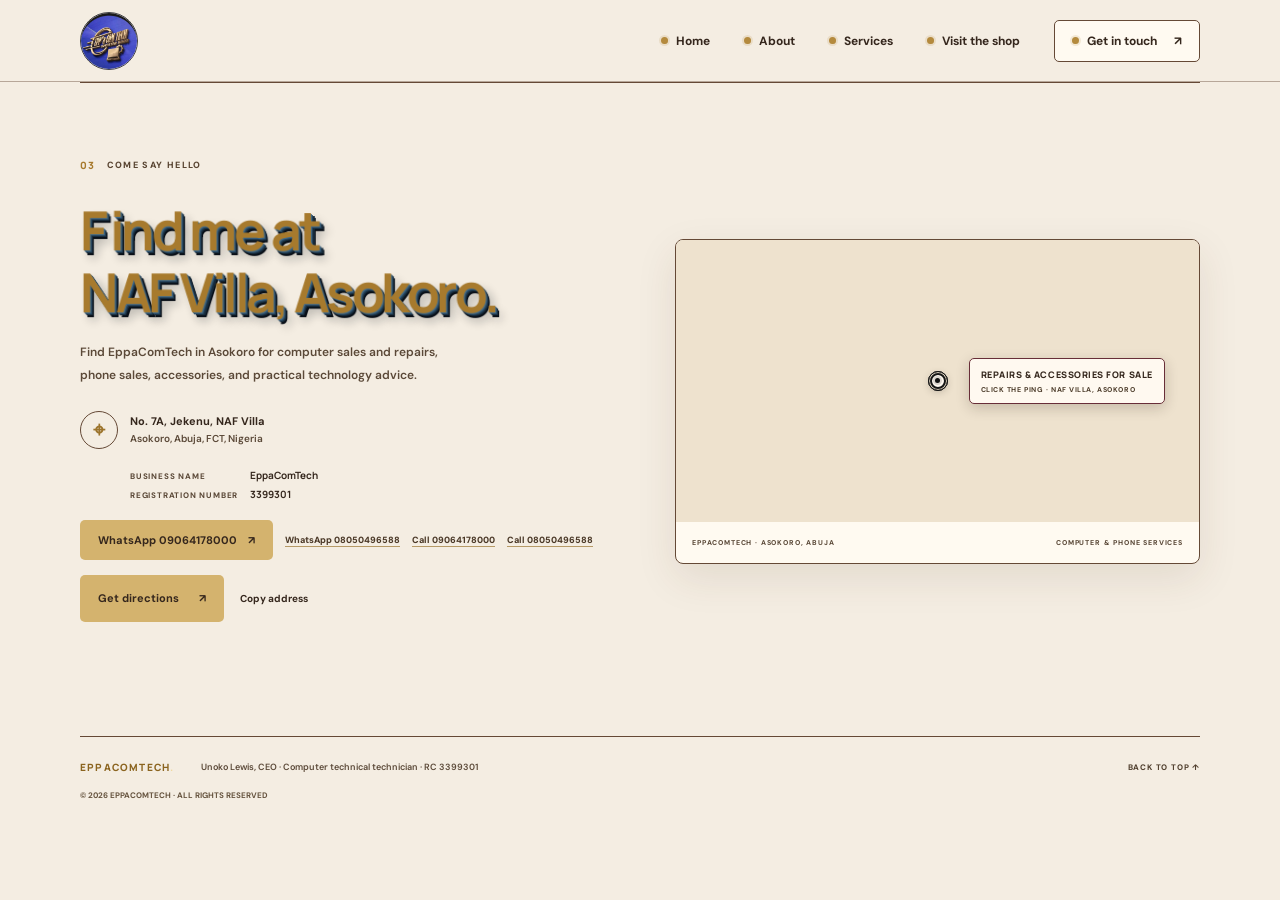
<file: shop.html>
<!doctype html>
<html lang="en">
  <head>
    <meta charset="UTF-8" />
    <meta name="viewport" content="width=device-width, initial-scale=1.0" />
    <meta
      name="description"
      content="Visit EppaComTech at No. 7A, Jekenu, NAF Villa, Asokoro, Abuja. Find directions and contact the computer and phone shop."
    />
    <meta name="theme-color" content="#101a17" />
    <title>Visit EppaComTech | Asokoro, Abuja</title>
    <script type="application/ld+json">
      {
        "@context": "https://schema.org",
        "@type": "ComputerStore",
        "name": "EppaComTech",
        "description": "Computer sales and repairs, phone sales, accessories, technical support, and technology consultancy in Asokoro, Abuja, FCT, Nigeria.",
        "telephone": "+2349064178000",
        "address": {
          "@type": "PostalAddress",
          "streetAddress": "No. 7A, Jekenu, NAF Villa",
          "addressLocality": "Asokoro",
          "addressRegion": "FCT",
          "addressCountry": "NG"
        },
        "areaServed": [
          { "@type": "Place", "name": "Asokoro, Abuja, FCT, Nigeria" },
          { "@type": "City", "name": "Abuja" }
        ],
        "hasOfferCatalog": {
          "@type": "OfferCatalog",
          "name": "Computer and phone services",
          "itemListElement": [
            { "@type": "OfferCatalog", "name": "Computer and laptop sales, repairs, and technical support" },
            { "@type": "OfferCatalog", "name": "Phone sales and accessories" },
            { "@type": "OfferCatalog", "name": "Technology consultancy and home service" }
          ]
        }
      }
    </script>
    <link rel="preconnect" href="https://fonts.googleapis.com" />
    <link rel="preconnect" href="https://fonts.gstatic.com" crossorigin />
    <link
      href="https://fonts.googleapis.com/css2?family=DM+Sans:wght@400;500;600;700&family=Manrope:wght@400;500;600;700;800&display=swap"
      rel="stylesheet"
    />
    <link rel="stylesheet" href="styles.css" />
    <script src="script.js" defer></script>
  </head>
  <body id="top">
    <header class="site-header">
      <a class="brand" href="index.html#home" aria-label="EppaComTech home">
        <img class="brand-logo" src="assets/eppacomtech-logo.jpg" alt="EppaComTech Computer Boot logo" />
      </a>

      <button
        class="menu-toggle"
        type="button"
        aria-label="Open navigation"
        aria-expanded="false"
        aria-controls="site-navigation"
      >
        <span></span><span></span>
      </button>

      <nav class="site-nav" id="site-navigation" aria-label="Main navigation">
        <a href="index.html">Home</a>
        <a href="about.html">About</a>
        <a href="services.html">Services</a>
        <a href="shop.html" aria-current="page">Visit the shop</a>
        <a class="nav-cta" href="contact.html">Get in touch <span aria-hidden="true">↗</span></a>
      </nav>
    </header>
    <main>
      <section class="visit section-wrap" id="shop">
        <div class="visit-copy">
          <div class="section-kicker"><span>03</span> COME SAY HELLO</div>
          <h2>Find me at<br /><span>NAF Villa, Asokoro.</span></h2>
          <p>Find EppaComTech in Asokoro for computer sales and repairs, phone sales, accessories, and practical technology advice.</p>
          <div class="address-block">
            <span class="address-pin" aria-hidden="true">⌖</span>
            <div><strong>No. 7A, Jekenu, NAF Villa</strong><span>Asokoro, Abuja, FCT, Nigeria</span></div>
          </div>
          <div class="business-registration"><span>BUSINESS NAME</span><strong>EppaComTech</strong><span>REGISTRATION NUMBER</span><strong>3399301</strong></div>
          <div class="phone-contacts" aria-label="Call or WhatsApp">
            <a class="button button-whatsapp" href="https://wa.me/2349064178000?text=EppaComTech-whyto" target="_blank" rel="noopener noreferrer">
              WhatsApp 09064178000 <span aria-hidden="true">↗</span>
            </a>
            <a class="phone-link" href="https://wa.me/2348050496588?text=EppaComTech-whyto" target="_blank" rel="noopener noreferrer">WhatsApp 08050496588</a>
            <a class="phone-link" href="tel:+2349064178000">Call 09064178000</a>
            <a class="phone-link" href="tel:+2348050496588">Call 08050496588</a>
          </div>
          <div class="visit-actions">
            <a
              class="button button-primary"
              href="https://www.google.com/maps/search/?api=1&amp;query=EppaComTech%2C+No.+7A+Jekenu+NAF+Villa%2C+Asokoro%2C+Abuja%2C+FCT%2C+Nigeria"
              target="_blank"
              rel="noopener noreferrer"
            >Get directions <span aria-hidden="true">↗</span></a>
            <button class="copy-address" type="button">Copy address</button>
          </div>
          <span class="copy-feedback" role="status" aria-live="polite"></span>
        </div>
        <div class="visit-card">
          <div class="map-art">
            <iframe
              class="live-map"
              title="Interactive Google Map centered on EppaComTech at NAF Villa, Asokoro, Abuja"
              src="https://www.google.com/maps?q=9.038213%2C7.513779&z=17&output=embed"
              loading="lazy"
              referrerpolicy="strict-origin-when-cross-origin"
              allowfullscreen
            ></iframe>
            <button
              class="map-ping"
              type="button"
              aria-label="Play announcement: Phone and laptop repairs, accessories for sale. Click on the ping. EppaComTech at NAF Villa, Asokoro, Abuja."
              aria-describedby="map-ping-status"
            >
              <span class="map-ping-indicator" aria-hidden="true"><span></span></span>
              <span class="map-ping-copy">
                <strong>REPAIRS &amp; ACCESSORIES FOR SALE</strong>
                <span>CLICK THE PING · NAF VILLA, ASOKORO</span>
              </span>
            </button>
            <span class="map-ping-status" id="map-ping-status" role="status" aria-live="polite"></span>
          </div>
          <div class="visit-card-footer"><span>EPPACOMTECH · ASOKORO, ABUJA</span><span>COMPUTER &amp; PHONE SERVICES</span></div>
        </div>
      </section>
    </main>
    <footer class="site-footer">
      <a class="footer-brand" href="index.html#home">EPPACOMTECH<span>.</span></a>
      <p>Unoko Lewis, CEO · Computer technical technician · RC 3399301</p>
      <a href="#top" class="back-to-top">BACK TO TOP ↑</a>
      <span class="copyright">© <span id="current-year"></span> EPPACOMTECH · ALL RIGHTS RESERVED</span>
    </footer>
    <dialog class="computer-catalog" id="computer-catalog" aria-labelledby="computer-catalog-title">
      <div class="computer-catalog-header">
        <div>
          <p class="section-kicker">EPPA COMTECH · PRODUCT GALLERIES</p>
          <h2 id="computer-catalog-title">Device photo collections</h2>
        </div>
        <button class="computer-catalog-close" type="button" aria-label="Close computer collection">×</button>
      </div>
      <div class="catalog-tabs" role="tablist" aria-label="Product photo collection">
        <button class="catalog-tab is-active" id="catalog-laptops-tab" type="button" role="tab" aria-selected="true" aria-controls="catalog-laptops">Laptops</button>
        <button class="catalog-tab" id="catalog-desktops-tab" type="button" role="tab" aria-selected="false" aria-controls="catalog-desktops">Desktop computers</button>
        <button class="catalog-tab" id="catalog-phones-tab" type="button" role="tab" aria-selected="false" aria-controls="catalog-phones">iPhone &amp; Android</button>
        <button class="catalog-tab" id="catalog-accessories-tab" type="button" role="tab" aria-selected="false" aria-controls="catalog-accessories">Accessories</button>
      </div>
      <div class="catalog-panel" id="catalog-laptops" role="tabpanel" aria-labelledby="catalog-laptops-tab">
        <div class="catalog-album-tools">
          <label class="catalog-upload-button">＋ Add laptop photos<input class="catalog-photo-input" data-album="laptops" type="file" accept="image/jpeg,image/png,image/webp" multiple /></label>
          <span class="catalog-photo-count" data-count-for="laptops" role="status">3 / 100 photos</span>
          <span class="catalog-album-status" data-status-for="laptops" role="status" aria-live="polite"></span>
        </div>
        <div class="catalog-product-grid">
          <article class="catalog-product">
            <img class="service-image catalog-photo" src="assets/laptops/laptop-stock-1.jpg" alt="HP laptop stock at EppaComTech" loading="lazy" />
            <h3>HP laptops</h3>
            <p>Browse the available HP laptop selection.</p>
          </article>
          <article class="catalog-product">
            <img class="service-image catalog-photo" src="assets/laptops/laptop-stock-2.jpg" alt="Open HP laptop available from EppaComTech" loading="lazy" />
            <h3>Everyday laptops</h3>
            <p>Options for work, study, and home use.</p>
          </article>
          <article class="catalog-product">
            <img class="service-image catalog-photo" src="assets/laptops/laptop-stock-3.jpg" alt="HP laptop with touchscreen and keyboard" loading="lazy" />
            <h3>Touchscreen laptops</h3>
            <p>Ask us about features and current availability.</p>
          </article>
        </div>
        <div class="catalog-product-grid uploaded-product-grid" data-grid-for="laptops"></div>
      </div>
      <div class="catalog-panel" id="catalog-desktops" role="tabpanel" aria-labelledby="catalog-desktops-tab" hidden>
        <p>Browse desktop setups and tower computers. Ask us about current models and availability.</p>
        <div class="catalog-album-tools">
          <label class="catalog-upload-button">＋ Add desktop photos<input class="catalog-photo-input" data-album="desktops" type="file" accept="image/jpeg,image/png,image/webp" multiple /></label>
          <span class="catalog-photo-count" data-count-for="desktops" role="status">2 / 100 photos</span>
          <span class="catalog-album-status" data-status-for="desktops" role="status" aria-live="polite"></span>
        </div>
        <div class="catalog-product-grid">
          <article class="catalog-product"><img class="service-image catalog-photo" src="assets/desktops/desktop-stock-1.jpg" alt="Desktop computer setup with monitor, keyboard, and speakers" loading="lazy" /><h3>Desktop computer setup</h3><p>Desktop monitor and workstation photo.</p></article>
          <article class="catalog-product"><img class="service-image catalog-photo" src="assets/desktops/desktop-stock-2.jpg" alt="Desktop tower computer hardware" loading="lazy" /><h3>Desktop tower</h3><p>Desktop tower computer hardware photo.</p></article>
          <article class="catalog-product"><img class="service-image catalog-photo" data-photo-key="desktop-all-in-one" src="assets/desktops/desktop-stock-1.jpg" alt="Sample desktop workstation photo for an all-in-one computer listing" loading="lazy" /><h3>All-in-one computer</h3><p>Ask about all-in-one models, specifications, and availability.</p></article>
        </div>
        <div class="catalog-product-grid uploaded-product-grid" data-grid-for="desktops"></div>
      </div>
      <div class="catalog-panel" id="catalog-phones" role="tabpanel" aria-labelledby="catalog-phones-tab" hidden>
        <div class="catalog-album-tools">
          <label class="catalog-upload-button">＋ Add phone photos<input class="catalog-photo-input" data-album="phones" type="file" accept="image/jpeg,image/png,image/webp" multiple /></label>
          <span class="catalog-photo-count" data-count-for="phones" role="status">1 / 100 photos</span>
          <span class="catalog-album-status" data-status-for="phones" role="status" aria-live="polite"></span>
        </div>
        <div class="catalog-product-grid">
          <article class="catalog-product"><img class="service-image catalog-photo" src="assets/service-phones.jpg" alt="iPhone and Android phone selection" loading="lazy" /><h3>iPhone &amp; Android</h3><p>Browse phone photos and ask about current availability.</p></article>
        </div>
        <div class="catalog-product-grid uploaded-product-grid" data-grid-for="phones"></div>
      </div>
      <div class="catalog-panel" id="catalog-accessories" role="tabpanel" aria-labelledby="catalog-accessories-tab" hidden>
        <div class="catalog-album-tools">
          <label class="catalog-upload-button">＋ Add accessory photos<input class="catalog-photo-input" data-album="accessories" type="file" accept="image/jpeg,image/png,image/webp" multiple /></label>
          <span class="catalog-photo-count" data-count-for="accessories" role="status">1 / 100 photos</span>
          <span class="catalog-album-status" data-status-for="accessories" role="status" aria-live="polite"></span>
        </div>
        <div class="catalog-product-grid">
          <article class="catalog-product"><img class="service-image catalog-photo" src="assets/service-accessories.jpg" alt="Headphones and personal technology accessories" loading="lazy" /><h3>Accessories</h3><p>Browse accessory photos and ask about current availability.</p></article>
        </div>
        <div class="catalog-product-grid uploaded-product-grid" data-grid-for="accessories"></div>
      </div>
      <a class="button button-primary catalog-contact" href="https://wa.me/2349064178000?text=EppaComTech-whyto" target="_blank" rel="noopener noreferrer">
        Ask about availability <span aria-hidden="true">↗</span>
      </a>
    </dialog>

    <dialog class="image-viewer" aria-label="Photo viewer">
      <div class="image-viewer-toolbar">
        <p class="image-viewer-caption"></p>
        <div class="image-viewer-controls">
          <button class="image-rotate-left" type="button" aria-label="Rotate counterclockwise">↶</button>
          <button class="image-rotate-right" type="button" aria-label="Rotate clockwise">↷</button>
          <button class="image-zoom-out" type="button" aria-label="Zoom out">−</button>
          <button class="image-zoom-in" type="button" aria-label="Zoom in">+</button>
          <button class="image-viewer-close" type="button" aria-label="Close photo">×</button>
        </div>
      </div>
      <div class="image-viewer-stage">
        <img class="image-viewer-photo" alt="" />
      </div>
      <p class="image-viewer-hint">Use + and − to zoom. Press Escape to close.</p>
    </dialog>
  </body>
</html>
</file>
<file: styles.css>
:root {
  color-scheme: light;
  --ink: #35271d;
  --muted: #5b4938;
  --paper: #f4ede2;
  --white: #fffaf1;
  --green: #efd99f;
  --green-dark: #c29a50;
  --border-coffee: #654936;
  --border-charcoal: #414247;
  --border-wine: #682e38;
  --line: var(--border-coffee);
  --font-body: "DM Sans", sans-serif;
  --font-display: "Manrope", sans-serif;
}

* { box-sizing: border-box; }
html { scroll-behavior: smooth; scroll-padding-top: 88px; }
body { margin: 0; background: var(--paper); color: var(--ink); font-family: var(--font-body); font-weight: 600; -webkit-font-smoothing: antialiased; }
a { color: inherit; text-decoration: none; }
button { font: inherit; }
.section-wrap { width: min(1120px, calc(100% - 64px)); margin-inline: auto; }

.site-header { position: sticky; z-index: 10; top: 0; display: flex; align-items: center; justify-content: space-between; height: 82px; padding: 0 max(32px, calc((100vw - 1120px) / 2)); background: rgba(244, 237, 226, .96); border-bottom: 1px solid rgba(101, 73, 54, .42); backdrop-filter: blur(14px); }
.brand { display: flex; align-items: center; gap: 11px; min-width: 0; }
.brand-logo { display: block; width: 58px; height: 58px; flex: 0 0 auto; border: 1px solid var(--border-charcoal); border-radius: 50%; object-fit: cover; }
.brand-mark { display: grid; width: 38px; height: 38px; place-content: center; border-radius: 12px; background: #493324; color: #fffaf1; font: 800 20px var(--font-display); letter-spacing: -2px; }
.brand-mark span, .footer-brand span { color: var(--green); }
.brand-name { color: #8b641f; font: 800 12px var(--font-display); letter-spacing: .12em; }
.brand-name small { display: block; margin-top: 4px; color: #5b4938; font: 700 8px var(--font-body); letter-spacing: .13em; }
.site-nav { display: flex; align-items: center; gap: 34px; font-size: 12px; font-weight: 700; }
.site-nav > a:not(.nav-cta) { position: relative; display: inline-flex; align-items: center; gap: 8px; transition: color .2s ease; }
.site-nav > a:not(.nav-cta)::before { position: relative; z-index: 1; order: -1; width: 7px; height: 7px; flex: 0 0 7px; border-radius: 50%; background: #b48a3d; box-shadow: 0 0 0 2px rgba(180, 138, 61, .16); content: ""; }
.site-nav > a:not(.nav-cta)::after { position: absolute; top: 50%; left: 3.5px; width: 7px; height: 7px; border: 1px solid rgba(146, 104, 25, .75); border-radius: 50%; content: ""; pointer-events: none; transform: translate(-50%, -50%) scale(.6); animation: nav-beacon-ping 1.8s ease-out infinite; }
.site-nav > a:nth-child(2)::after { animation-delay: -.45s; }
.site-nav > a:nth-child(3)::after { animation-delay: -.9s; }
.site-nav > a:nth-child(4)::after { animation-delay: -1.35s; }
.site-nav > .nav-cta { position: relative; display: inline-flex; align-items: center; gap: 8px; }
.site-nav > .nav-cta::before { position: relative; z-index: 1; order: -1; width: 7px; height: 7px; flex: 0 0 7px; border-radius: 50%; background: #b48a3d; box-shadow: 0 0 0 2px rgba(180, 138, 61, .16); content: ""; }
.site-nav > .nav-cta::after { position: absolute; top: 50%; left: 20px; width: 7px; height: 7px; border: 1px solid rgba(146, 104, 25, .75); border-radius: 50%; content: ""; pointer-events: none; transform: translate(-50%, -50%) scale(.6); animation: nav-beacon-ping 1.8s ease-out infinite; }
@keyframes nav-beacon-ping {
  0% { opacity: .8; transform: translate(-50%, -50%) scale(.6); }
  100% { opacity: 0; transform: translate(-50%, -50%) scale(3); }
}
.site-nav > a:not(.nav-cta):hover, .text-link:hover, .inline-link:hover { color: #926819; }
.nav-cta { padding: 12px 17px; border: 1px solid var(--line); border-radius: 5px; background: var(--white); }
.nav-cta span { padding-left: 9px; }
.menu-toggle { display: none; }

.hero { position: relative; display: grid; width: 100%; min-height: 650px; grid-template-columns: .94fr 1.06fr; align-items: center; gap: 48px; margin: 0; padding: 48px max(32px, calc((100vw - 1120px) / 2)) 74px; overflow: hidden; background: radial-gradient(ellipse at 82% 45%, rgba(239, 217, 159, .64), transparent 42%), linear-gradient(115deg, #eadbc7, #f3ead8 62%, #e7d4b8); color: var(--ink); }
.hero-copy { position: relative; z-index: 2; padding-bottom: 25px; }
.eyebrow, .section-kicker { color: #584431; font-size: 9px; font-weight: 800; letter-spacing: .15em; }
.eyebrow { display: flex; align-items: center; gap: 9px; margin: 0 0 25px; }
.hero .eyebrow { color: #604c35; }
.hero-owner { position: relative; display: flex; width: fit-content; min-width: 220px; flex-direction: column; gap: 5px; margin: -12px 0 18px; padding: 10px 15px 10px 13px; overflow: hidden; border: 1px solid var(--border-wine); border-left: 3px solid var(--border-charcoal); border-radius: 0 5px 5px 0; background-color: #493324; background-image: radial-gradient(rgba(239,217,159,.2) .8px, transparent .8px); background-position: right 6px top 5px; background-size: 9px 9px; color: #f4ede2; box-shadow: 0 6px 16px rgba(53,39,29,.14); }
.hero-owner-label { color: #efd99f; font-size: 8px; font-weight: 800; letter-spacing: .16em; }
.hero-owner strong { display: flex; align-items: center; gap: 8px; color: #fffaf1; font-size: 12px; font-weight: 700; }
.hero-owner strong span { padding: 3px 6px; border: 1px solid rgba(101,73,54,.8); border-radius: 3px; color: #efd99f; font-size: 7px; letter-spacing: .1em; }
.status-dot { width: 7px; height: 7px; border-radius: 50%; background: #b48a3d; box-shadow: 0 0 0 4px rgba(180, 138, 61, .16); }
h1, h2, h3, p { margin-top: 0; }
.heading-letter { display: inline-block; perspective: 700px; animation: letter-wave 10s ease-in-out infinite; animation-delay: var(--wave-delay, 0s); transform-origin: center bottom; will-change: transform; }
.heading-initial { margin-inline-end: .1em; text-shadow: 1px 1px 0 #c6a567, 2px 2px 0 #a68042, 3px 3px 0 #80602f, 4px 4px 0 #604626, 5px 6px 8px rgba(53,39,29,.24); }
.hero h1 .heading-letter { animation: none; text-shadow: 1px 1px 0 #c8a86d, 2px 2px 0 #b18b50, 3px 3px 0 #8e6a39, 4px 4px 0 #72532e, 5px 6px 0 #493324, 7px 9px 12px rgba(53,39,29,.25); }
.hero h1 { transition: opacity .25s ease; }
.hero h1.is-hidden { visibility: hidden; opacity: 0; transition: opacity .25s ease, visibility 0s linear .25s; }
.hero h1.hero-title-animated .heading-letter { animation-name: hero-letter-pop, hero-letter-float; animation-duration: .65s, 1.8s; animation-timing-function: cubic-bezier(.2,.8,.25,1.25), ease-in-out; animation-delay: var(--hero-letter-delay, 0s), calc(var(--hero-letter-delay, 0s) + .65s); animation-iteration-count: 1, infinite; animation-direction: normal, alternate; animation-fill-mode: both, both; }
@keyframes hero-letter-pop {
  0% { opacity: 0; transform: translate3d(0, 18px, 0) scale(.72); }
  72% { opacity: 1; transform: translate3d(0, -5px, 0) scale(1.08); }
  100% { opacity: 1; transform: translate3d(0, 0, 0) scale(1); }
}
@keyframes hero-letter-float {
  from { transform: translate3d(0, 0, 0); }
  to { transform: translate3d(0, -4px, 0); }
}
.intro h2 .heading-letter, .services h2 .heading-letter, .visit h2 .heading-letter, .contact h2 .heading-letter { text-shadow: 1px 1px 0 #416b8a, 2px 2px 0 #28465e, 3px 3px 0 #172b3b, 4px 5px 0 #090f17, 6px 8px 10px rgba(9,15,23,.3); }
@keyframes letter-wave {
  0%, 76%, 100% { transform: translate3d(0, 0, 0) scale(1); }
  84% { transform: translate3d(0, -4px, 9px) scale(1.045); }
  91% { transform: translate3d(0, 0, 0) scale(1); }
  96% { transform: translate3d(0, -2px, 5px) scale(1.02); }
}
.hero h1, .intro h2, .services h2, .visit h2, .contact h2 { font-family: var(--font-display); letter-spacing: -.065em; }
.hero h1 { margin-bottom: 20px; color: #211810; font-size: clamp(58px, 6.2vw, 82px); font-weight: 800; line-height: 1.04; letter-spacing: -.075em; }
.hero h1 span { color: #211810; text-decoration: underline; text-decoration-color: #b48a3d; text-decoration-thickness: .065em; text-underline-offset: .12em; }
.intro h2 span, .services h2 span, .visit h2 span, .contact h2 span { color: #a77a2d; }
.hero-intro { max-width: 460px; margin-bottom: 20px; color: #211810; font-size: 16px; font-weight: 700; line-height: 1.75; }
.hero-offerings { display: grid; max-width: 460px; grid-template-columns: repeat(3, minmax(0, 1fr)); gap: 7px; margin: 0 0 24px; padding: 0; list-style: none; }
.hero-offerings li { display: flex; min-height: 36px; align-items: center; justify-content: center; padding: 6px 8px; border: 1px solid #654936; border-radius: 3px; background: #493324; color: #fffaf1; font-size: 11px; font-weight: 700; line-height: 1.35; text-align: center; }
.hero-actions, .visit-actions { display: flex; align-items: center; flex-wrap: wrap; gap: 12px 16px; }
.button { display: inline-flex; min-height: 47px; align-items: center; justify-content: center; gap: 20px; padding: 0 18px; border: 0; border-radius: 5px; font-size: 11px; font-weight: 700; transition: transform .2s ease, background .2s ease; }
.button:hover { transform: translateY(-2px); }
.button-primary { background: #d4b36e; color: var(--ink); }
.button-primary:hover { background: #c49a48; }
.hero-contact-button { min-height: 47px; background: #d4b36e; color: #35271d; font-size: 12px; font-weight: 800; }
.hero-contact-button:hover { background: #c49a48; }
.hero-phone-group { display: inline-flex; min-height: 47px; flex-direction: column; align-items: flex-start; justify-content: center; padding: 6px 9px; border: 1px solid var(--border-charcoal); border-radius: 5px; background: #493324; color: #fffaf1; font-size: 12px; font-weight: 800; line-height: 1.5; white-space: nowrap; }
.hero-phone-group a { transition: color .2s ease; }
.hero-phone-group a:hover { color: #682e38; text-decoration: underline; text-underline-offset: 3px; }
.text-link, .inline-link { font-size: 11px; font-weight: 700; transition: color .2s ease; }
.text-link span, .inline-link span { padding-left: 7px; }
.hero-note { display: flex; align-items: center; gap: 12px; margin-top: 26px; color: #211810; font-size: 12px; font-weight: 700; line-height: 1.65; }
.hero-note strong { color: #35271d; font-weight: 800; }
.note-icon { display: grid; width: 32px; height: 32px; flex: 0 0 auto; place-content: center; border: 1px solid var(--border-coffee); border-radius: 50%; color: #9c742c; font-size: 20px; }
.scroll-cue { position: absolute; bottom: 23px; left: max(32px, calc((100vw - 1120px) / 2)); display: flex; align-items: center; gap: 10px; color: #594838; font-size: 8px; font-weight: 800; letter-spacing: .14em; }
.scroll-cue span { width: 21px; height: 1px; background: var(--green-dark); }

.profile-portrait { position: relative; width: min(100%, 430px); height: 500px; justify-self: end; margin: 0 28px 8px 0; border-radius: 160px 160px 12px 12px; background: #e9d8bd; box-shadow: 0 24px 60px rgba(74, 51, 25, .2); }
.profile-portrait::before { position: absolute; z-index: -1; top: 24px; right: -24px; bottom: -24px; left: 24px; border: 1px solid var(--border-wine); border-radius: inherit; content: ""; }
.profile-portrait > .editable-photo { position: absolute; inset: 0; display: block; overflow: hidden; border-radius: inherit; }
.profile-portrait .portrait-photo { display: block; width: 100%; height: 100%; border-radius: inherit; object-fit: cover; object-position: center 34%; }
.profile-portrait .editable-photo-controls { z-index: 3; }
.portrait-photo, .service-image { cursor: zoom-in; }
.portrait-photo:focus-visible, .service-image:focus-visible { outline: 3px solid var(--border-wine); outline-offset: 3px; }
.portrait-frame { position: absolute; z-index: 1; inset: 0; border: 1px solid rgba(65,66,71,.7); border-radius: inherit; pointer-events: none; }
.portrait-caption { position: absolute; z-index: 2; right: 0; bottom: 0; left: 0; display: flex; flex-direction: column; gap: 8px; padding: 64px 24px 23px; border-radius: 0 0 12px 12px; background: linear-gradient(transparent, rgba(45,33,23,.88)); color: white; }
.portrait-caption > span { color: #f1dfb8; font-size: 8px; font-weight: 800; letter-spacing: .14em; }
.portrait-caption strong { font: 600 17px var(--font-display); letter-spacing: -.03em; }
.portrait-caption strong span { color: var(--green); }
.portrait-caption .portrait-title { display: flex; align-items: center; gap: 7px; color: #f1dfb8; font-size: 8px; font-weight: 800; letter-spacing: .12em; }
.portrait-title .status-dot { width: 6px; height: 6px; flex: 0 0 auto; }
.editable-photo-controls { position: absolute; z-index: 3; right: 4px; bottom: 4px; display: flex; align-items: flex-end; flex-direction: column; gap: 3px; }
.photo-change-button, .photo-restore-button { display: inline-grid; width: 10px; height: 10px; place-content: center; padding: 0; border: 1px solid var(--border-wine); border-radius: 50%; background: rgba(33,24,16,.88); color: #fffaf1; cursor: pointer; font: 700 6px/1 var(--font-body); }
.photo-change-button { font-size: 0; animation: photo-edit-pulse 2.2s ease-in-out infinite; }
.photo-change-button::before { width: 4px; height: 4px; border-radius: 50%; background: #fffaf1; content: ""; }
.photo-restore-button[hidden] { display: none; }
.photo-change-button:hover, .photo-restore-button:hover { background: #8b641f; }
.photo-change-button:hover { animation-play-state: paused; }
.photo-change-button:focus-within, .photo-restore-button:focus-visible { outline: 3px solid var(--border-coffee); outline-offset: 2px; }
.photo-file-input { position: absolute; width: 1px; height: 1px; overflow: hidden; clip: rect(0, 0, 0, 0); white-space: nowrap; clip-path: inset(50%); }
.photo-upload-status { position: absolute; z-index: 2; top: 4px; left: 4px; max-width: calc(100% - 8px); padding: 3px 5px; border-radius: 3px; background: rgba(33,24,16,.9); color: #fffaf1; font-size: 8px; font-weight: 700; line-height: 1.4; }
.photo-upload-status:empty { display: none; }
@keyframes photo-edit-pulse {
  0%, 100% { transform: scale(1); box-shadow: 0 0 0 0 rgba(239,217,159,0); }
  50% { transform: scale(1.22); box-shadow: 0 0 0 3px rgba(239,217,159,.38); }
}

.intro { padding-top: 88px; padding-bottom: 105px; border-top: 1px solid var(--line); }
.section-kicker { display: flex; align-items: center; gap: 11px; }
.section-kicker > span { color: #a77a2d; font: 800 10px var(--font-display); }
.intro-content { display: grid; grid-template-columns: 1fr .8fr; gap: 70px; margin-top: 35px; }
.intro h2, .services h2, .visit h2 { margin: 0; font-size: clamp(38px, 4.3vw, 54px); line-height: 1.14; }
.intro-description { padding-top: 5px; }
.intro-description p, .services-heading > p, .visit-copy > p, .contact-inner > p { color: var(--muted); font-size: 12px; font-weight: 600; line-height: 1.9; }
.intro-description p { margin-bottom: 15px; }
.inline-link { display: inline-block; margin-top: 11px; }

.services { padding-top: 82px; padding-bottom: 100px; border-top: 1px solid var(--line); }
.services-heading { display: flex; align-items: end; justify-content: space-between; gap: 30px; }
.services-heading h2 { margin-top: 26px; }
.services-heading > p { max-width: 280px; margin-bottom: 6px; }
.service-filters { display: flex; flex-wrap: wrap; gap: 8px; margin: 40px 0 20px; }
.filter-button { padding: 9px 13px; border: 1px solid var(--border-coffee); border-radius: 30px; background: transparent; color: #51402f; cursor: pointer; font-size: 9px; font-weight: 700; transition: background .2s ease, color .2s ease, border .2s ease; }
.filter-button:hover { border-color: var(--border-wine); }
.filter-button.is-active { border-color: var(--border-wine); background: var(--border-wine); color: #fffaf1; }
.service-grid { display: grid; grid-template-columns: repeat(3, 1fr); gap: 13px; }
.service-card { position: relative; display: flex; min-height: 242px; flex-direction: column; padding: 21px; border: 1px solid var(--border-coffee); border-radius: 7px; transition: transform .2s ease, box-shadow .2s ease; }
.service-card:nth-child(3n + 1):not(.card-dark) { border-color: var(--border-coffee); }
.service-card:nth-child(3n + 2):not(.card-dark) { border-color: var(--border-charcoal); }
.service-card:nth-child(3n):not(.card-dark) { border-color: var(--border-wine); }
.service-card:hover { transform: translateY(-3px); box-shadow: 0 12px 27px rgba(74, 51, 25, .12); }
.service-card[hidden] { display: none; }
.card-light { background: #fffaf1; }.card-dark { border-color: var(--border-charcoal); background: #493324; color: #fffaf1; }.card-accent { border-color: var(--border-wine); background: #f3e7cb; }
.card-top { display: flex; align-items: center; justify-content: space-between; }
.service-card > .editable-photo { position: absolute; top: 48px; right: 16px; width: 94px; height: 78px; }
.service-card > .editable-photo > .service-image { display: block; width: 100%; height: 100%; border-radius: 8px; object-fit: cover; }
.service-image.is-sliding { opacity: .25; }
.service-image-motion { animation: home-service-motion 12s ease-in-out infinite alternate; transform-origin: center; }
@keyframes home-service-motion {
  from { transform: scale(1) translateX(0); }
  to { transform: scale(1.13) translateX(-3px); }
}
.service-icon { display: grid; width: 32px; height: 32px; place-content: center; border-radius: 8px; background: rgba(194, 154, 80, .2); color: #8e6826; font-size: 18px; }
.card-number { color: #78654e; font: 700 9px var(--font-display); }
.service-card h3 { max-width: 100%; margin: 20px 99px 8px 0; font: 700 17px/1.3 var(--font-display); letter-spacing: -.04em; }
.service-card p { max-width: 100%; margin: 0 96px 17px 0; color: #51402f; font-size: 10px; font-weight: 600; line-height: 1.7; }
.service-card-laptops h3, .service-card-laptops p { margin-right: 108px; }
.catalog-open-button { align-self: flex-start; margin: 0 0 12px; padding: 7px 10px; border: 1px solid var(--border-charcoal); border-radius: 4px; background: #f4ede2; color: #493324; cursor: pointer; font-size: 9px; font-weight: 800; }
.catalog-open-button:hover { border-color: var(--border-wine); background: #efd99f; }
.catalog-open-button span { padding-left: 7px; }
.service-gallery { display: grid; grid-template-columns: minmax(0, 1fr); gap: 7px; margin: auto 0 16px; }
.service-gallery > .editable-photo { position: relative; display: block; width: 100%; height: 72px; }
.service-gallery .service-image { display: block; width: 100%; height: 100%; border: 1px solid rgba(65, 66, 71, .55); border-radius: 6px; object-fit: cover; }
.service-image[data-photo-album] { transition: opacity .35s ease; }
.card-dark p { color: #f1e7d5; }
.card-label { margin-top: auto; color: #6b5740; font-size: 7px; font-weight: 800; letter-spacing: .12em; }
.card-dark .card-label { color: #e8d6b7; }
.filter-empty { color: var(--muted); font-size: 12px; }

.visit { display: grid; grid-template-columns: 1fr 1fr; align-items: center; gap: 70px; padding-top: 75px; padding-bottom: 91px; border-top: 1px solid var(--line); }
.visit-copy h2 { margin-top: 27px; }
.visit-copy > p { max-width: 380px; margin: 19px 0 24px; }
.address-block { display: flex; align-items: center; gap: 12px; margin-bottom: 24px; }
.address-pin { display: grid; width: 38px; height: 38px; place-content: center; border: 1px solid var(--line); border-radius: 50%; color: #9c742c; font-size: 21px; }
.address-block strong, .address-block div > span { display: block; }
.address-block strong { margin-bottom: 4px; font-size: 11px; }
.address-block div > span { color: var(--muted); font-size: 10px; }
.business-registration { display: grid; grid-template-columns: auto 1fr; align-items: baseline; gap: 5px 12px; margin: -5px 0 19px 50px; }
.business-registration span { color: #5b4938; font-size: 8px; font-weight: 800; letter-spacing: .1em; }
.business-registration strong { font: 700 10px var(--font-display); }
.phone-contacts { display: flex; align-items: center; flex-wrap: wrap; gap: 12px; margin: 0 0 15px; }
.button-whatsapp { min-height: 40px; gap: 11px; background: #d4b36e; color: #35271d; }
.button-whatsapp:hover { background: #c49a48; }
.phone-link, .contact-phone { color: #493726; font-size: 9px; font-weight: 800; text-decoration: underline; text-decoration-color: #b69a67; text-underline-offset: 3px; }
.phone-link:hover, .contact-phone:hover { color: #8a641f; }
.copy-address { padding: 8px 0; border: 0; background: none; color: var(--ink); cursor: pointer; font-size: 10px; font-weight: 700; }
.copy-address:hover { color: #8a641f; }
.copy-feedback { display: block; min-height: 17px; margin-top: 6px; color: #75551f; font-size: 10px; font-weight: 700; }
.visit-card { overflow: hidden; border: 1px solid var(--line); border-radius: 8px; background: #fffaf1; box-shadow: 0 14px 40px rgba(74, 51, 25, .1); }
.map-art { position: relative; height: 282px; overflow: hidden; isolation: isolate; background: #eee2ce; }
.live-map { position: relative; z-index: 0; display: block; width: 100%; height: 100%; border: 0; }
.map-ping { position: absolute; z-index: 2; top: 50%; left: 50%; display: grid; width: 44px; height: 44px; place-items: center; padding: 0; border: 0; border-radius: 50%; background: transparent; color: var(--ink); cursor: pointer; transform: translate(-50%, -50%); }
.map-ping:hover { background: transparent; }
.map-ping:focus-visible { outline: 3px solid var(--border-charcoal); outline-offset: 3px; }
.map-ping-indicator { position: relative; display: grid; width: 16px; height: 16px; flex: 0 0 auto; place-items: center; border: 2px solid #171717; border-radius: 50%; background: rgba(255,250,241,.96); box-shadow: 0 2px 8px rgba(33,24,16,.3); }
.map-ping-indicator::before, .map-ping-indicator::after { position: absolute; inset: -4px; border: 1px solid #171717; border-radius: 50%; content: ""; animation: map-ping-wave 1.8s ease-out infinite; }
.map-ping-indicator::after { animation-delay: .9s; }
.map-ping-indicator > span { width: 5px; height: 5px; border-radius: 50%; background: #111; box-shadow: 0 0 0 2px rgba(17,17,17,.15); }
.map-ping-copy { position: absolute; top: 50%; left: calc(100% + 9px); display: grid; width: max-content; max-width: 230px; gap: 4px; padding: 9px 11px; border: 1px solid var(--border-wine); border-radius: 5px; background: rgba(255,250,241,.97); text-align: left; box-shadow: 0 4px 14px rgba(33,24,16,.2); transform: translateY(-50%); }
.map-ping-copy strong { font: 800 9px var(--font-display); letter-spacing: .06em; }
.map-ping-copy > span { color: #51402f; font-size: 7px; font-weight: 800; letter-spacing: .08em; }
.map-ping-status:not(:empty) { position: absolute; z-index: 2; right: 12px; bottom: 12px; left: 12px; padding: 8px 10px; border: 1px solid var(--border-coffee); border-radius: 4px; background: rgba(255,250,241,.96); color: var(--ink); font-size: 9px; font-weight: 700; line-height: 1.5; }
@keyframes map-ping-wave {
  0% { opacity: .8; transform: scale(.65); }
  100% { opacity: 0; transform: scale(1.7); }
}
.visit-card-footer { display: flex; justify-content: space-between; padding: 16px; color: #5b4938; font-size: 7px; font-weight: 800; letter-spacing: .12em; }
.visit-card-footer b { padding-left: 5px; color: #9c742c; }

.contact { padding-bottom: 70px; }
.contact-inner { position: relative; overflow: hidden; padding: 64px 65px; border-radius: 9px; background: var(--green); }
.contact-inner .section-kicker { color: #56432f; }
.contact-inner .section-kicker > span { color: #8a641f; }
.contact h2 { position: relative; z-index: 1; margin: 23px 0 14px; font-size: clamp(39px, 4.7vw, 57px); line-height: 1.1; }
.contact h2 span { color: #76541b; }
.contact-inner > p { position: relative; z-index: 1; max-width: 400px; margin-bottom: 23px; color: #493726; }
.button-dark { position: relative; z-index: 1; background: #493324; color: #fffaf1; }
.button-dark:hover { background: #62472d; }
.contact-actions { position: relative; z-index: 1; display: flex; align-items: center; flex-wrap: wrap; gap: 12px 19px; }
.contact-phone { color: #493726; }
.contact-address { display: block; position: relative; z-index: 1; margin-top: 24px; color: #493726; font-size: 8px; font-weight: 800; letter-spacing: .12em; }
.contact-business { display: block; position: relative; z-index: 1; margin-top: 10px; color: #493726; font-size: 8px; font-weight: 800; letter-spacing: .12em; }
.contact-decoration { position: absolute; right: 73px; bottom: -96px; color: rgba(74, 51, 25, .09); font: 800 350px/.9 var(--font-display); letter-spacing: -.13em; }
.contact-decoration span { color: rgba(255, 250, 241, .48); }

.site-footer { display: grid; grid-template-columns: auto 1fr auto; align-items: center; gap: 16px 27px; width: min(1120px, calc(100% - 64px)); margin: 0 auto; padding: 23px 0 27px; border-top: 1px solid var(--line); }
.footer-brand { color: #8b641f; font: 800 10px var(--font-display); letter-spacing: .12em; }
.site-footer p { margin: 0; color: var(--muted); font-size: 9px; font-weight: 600; }
.back-to-top { color: #51402f; font-size: 8px; font-weight: 800; letter-spacing: .1em; }
.copyright { grid-column: 1 / -1; color: #65533e; font-size: 8px; font-weight: 700; }

.image-viewer { width: min(94vw, 1100px); max-width: none; max-height: 92vh; padding: 14px; overflow: hidden; border: 1px solid var(--border-coffee); border-radius: 10px; background: #f4ede2; color: #35271d; box-shadow: 0 24px 80px rgba(0,0,0,.4); }
.image-viewer::backdrop { background: rgba(26, 19, 13, .78); backdrop-filter: blur(4px); }
.image-viewer-toolbar { display: flex; min-height: 42px; align-items: center; justify-content: space-between; gap: 12px; }
.image-viewer-caption { margin: 0; font-size: 12px; font-weight: 700; }
.image-viewer-controls { display: flex; gap: 7px; }
.image-viewer-controls button { display: grid; width: 36px; height: 36px; place-content: center; border: 1px solid var(--border-charcoal); border-radius: 5px; background: #fffaf1; color: #35271d; cursor: pointer; font-size: 21px; font-weight: 700; }
.image-viewer-controls button:hover { background: #efd99f; }
.image-viewer-controls button:focus-visible { outline: 3px solid var(--border-wine); outline-offset: 2px; }
.image-viewer-stage { display: grid; max-height: 76vh; place-items: center; overflow: auto; overscroll-behavior: contain; border-radius: 5px; background: #2b2119; }
.image-viewer-photo { display: block; max-width: none; max-height: none; object-fit: contain; transform-origin: center; }
.image-viewer-hint { margin: 10px 0 0; color: #5b4938; font-size: 10px; font-weight: 600; text-align: center; }

.computer-catalog { width: min(94vw, 920px); max-width: none; max-height: 92vh; padding: 24px; overflow: auto; border: 1px solid var(--border-wine); border-radius: 10px; background: #f4ede2; color: #35271d; box-shadow: 0 24px 80px rgba(0,0,0,.4); }
.computer-catalog::backdrop { background: rgba(26, 19, 13, .78); backdrop-filter: blur(4px); }
.computer-catalog-header { display: flex; align-items: flex-start; justify-content: space-between; gap: 16px; }
.computer-catalog-header .section-kicker { margin-bottom: 10px; }
.computer-catalog-header h2 { margin: 0; font: 800 clamp(22px, 4vw, 34px)/1.1 var(--font-display); letter-spacing: -.05em; }
.computer-catalog-close { display: grid; width: 38px; height: 38px; flex: 0 0 auto; place-content: center; border: 1px solid var(--border-charcoal); border-radius: 5px; background: #fffaf1; color: #35271d; cursor: pointer; font-size: 25px; }
.catalog-tabs { display: flex; gap: 8px; margin: 22px 0 16px; border-bottom: 1px solid var(--border-coffee); }
.catalog-tab { padding: 10px 13px; border: 0; border-bottom: 2px solid transparent; background: transparent; color: #5b4938; cursor: pointer; font-size: 11px; font-weight: 700; }
.catalog-tab.is-active { border-bottom-color: var(--border-wine); color: #35271d; }
.catalog-panel[hidden] { display: none; }
.catalog-product-grid { display: grid; grid-template-columns: repeat(3, minmax(0, 1fr)); gap: 12px; }
.catalog-album-tools { display: flex; align-items: center; flex-wrap: wrap; gap: 10px; margin-bottom: 12px; }
.catalog-upload-button { position: relative; display: inline-flex; min-height: 34px; align-items: center; padding: 0 12px; border: 1px solid var(--border-charcoal); border-radius: 4px; background: #fffaf1; color: #493324; cursor: pointer; font-size: 10px; font-weight: 800; }
.catalog-upload-button:hover { background: #efd99f; }
.catalog-photo-input { position: absolute; width: 1px; height: 1px; overflow: hidden; clip: rect(0, 0, 0, 0); clip-path: inset(50%); }
.catalog-photo-count { color: #5b4938; font-size: 9px; font-weight: 700; }
.catalog-album-status { color: #493324; font-size: 9px; font-weight: 700; }
.catalog-uploaded-photo { display: block; width: 100%; height: 190px; border-radius: 4px; background: #eee3d1; object-fit: cover; }
.uploaded-product-grid[hidden] { display: none; }
.catalog-product { position: relative; display: flex; min-width: 0; flex-direction: column; padding: 10px; border: 1px solid var(--border-coffee); border-radius: 7px; background: #fffaf1; }
.catalog-product > .editable-photo { position: relative; display: block; width: 100%; height: 190px; overflow: hidden; border-radius: 4px; background: #eee3d1; }
.catalog-product .catalog-photo { display: block; width: 100%; height: 100%; object-fit: cover; }
.catalog-product .photo-upload-status { top: 4px; }
.catalog-product h3 { margin: 12px 0 5px; font: 700 14px/1.3 var(--font-display); }
.catalog-product p { margin: 0; color: #5b4938; font-size: 10px; line-height: 1.6; }
.catalog-item-price { margin-top: 6px !important; color: #493324 !important; font-size: 11px !important; }
.catalog-item-editor { display: grid; gap: 8px; margin-top: 12px; padding: 10px; border: 1px solid var(--border-wine); border-radius: 5px; background: #f7f0e5; }
.catalog-item-editor-title { color: #493324; font: 700 11px/1.3 var(--font-display); }
.catalog-item-editor label { display: grid; gap: 4px; color: #5b4938; font-size: 9px; font-weight: 700; }
.catalog-item-editor textarea, .catalog-item-editor input { width: 100%; min-width: 0; padding: 7px; border: 1px solid var(--border-charcoal); border-radius: 3px; background: #fffaf1; color: #35271d; font: 10px/1.5 var(--font-body); }
.catalog-item-editor textarea { resize: vertical; }
.catalog-item-save { justify-self: start; padding: 7px 10px; border: 0; border-radius: 3px; background: #493324; color: #fffaf1; cursor: pointer; font-size: 9px; font-weight: 700; }
.catalog-item-save:hover { background: #8b641f; }
.catalog-item-status { color: #493324; font-size: 9px; line-height: 1.4; }
.catalog-contact { margin-top: 18px; }

@media (min-width: 1400px) { .hero { min-height: 680px; } }
@media (max-width: 800px) {
  .section-wrap, .site-footer { width: min(100% - 44px, 600px); }
  .site-header { height: 72px; padding-inline: 22px; }
  .menu-toggle { display: flex; width: 40px; height: 40px; align-items: center; justify-content: center; flex-direction: column; gap: 5px; border: 1px solid var(--line); border-radius: 5px; background: #fff; cursor: pointer; }
  .menu-toggle span { width: 16px; height: 1.5px; background: var(--ink); transition: transform .2s ease; }
  .menu-toggle[aria-expanded="true"] span:first-child { transform: translateY(3.25px) rotate(45deg); }
  .menu-toggle[aria-expanded="true"] span:last-child { transform: translateY(-3.25px) rotate(-45deg); }
  .site-nav { position: absolute; top: 71px; right: 0; left: 0; display: none; align-items: stretch; flex-direction: column; gap: 0; padding: 8px 22px 20px; border-bottom: 1px solid var(--line); background: var(--paper); }
  .site-nav.is-open { display: flex; }
  .site-nav > a:not(.nav-cta) { padding: 13px 0; border-bottom: 1px solid var(--line); }
  .nav-cta { margin-top: 13px; text-align: center; }
  .hero { min-height: auto; grid-template-columns: 1fr; gap: 32px; padding: 58px 22px 75px; }
  .hero-copy { padding-bottom: 0; }
  .hero h1 { font-size: clamp(55px, 12vw, 78px); }
  .profile-portrait { width: min(82%, 390px); height: 445px; justify-self: center; margin: 0 15px 34px 0; }
  .scroll-cue { bottom: 25px; left: 22px; }
  .intro { padding-top: 68px; padding-bottom: 75px; }
  .intro-content { grid-template-columns: 1fr; gap: 20px; margin-top: 26px; }
  .services { padding-top: 67px; padding-bottom: 75px; }
  .services-heading { align-items: start; flex-direction: column; gap: 14px; }
  .services-heading > p { max-width: 380px; margin-bottom: 0; }
  .service-filters { margin-top: 28px; }
  .service-grid { grid-template-columns: repeat(2, 1fr); }
  .service-card h3 { margin-right: 76px; font-size: 16px; }
  .service-card p { margin-right: 70px; }
  .service-card > .editable-photo { right: 13px; width: 72px; height: 64px; }
  .service-gallery { gap: 5px; }
  .service-gallery > .editable-photo { height: 62px; }
  .visit { grid-template-columns: 1fr; gap: 36px; padding-top: 65px; padding-bottom: 70px; }
  .visit-card { max-width: 500px; }
  .contact-inner { padding: 48px 35px; }
  .contact-decoration { right: 22px; }
  .site-footer { grid-template-columns: 1fr auto; }
  .site-footer p { grid-column: 1 / -1; grid-row: 2; }
  .back-to-top { grid-column: 2; grid-row: 1; }
}
@media (max-width: 480px) {
  .section-wrap, .site-footer { width: calc(100% - 36px); }
  .site-header { padding-inline: 18px; }
  .brand-logo { width: 48px; height: 48px; }
  .brand-name { font-size: 10px; }
  .hero { gap: 26px; padding: 48px 18px 68px; }
  .hero h1 { font-size: 54px; }
  .hero-intro { font-size: 15px; }
  .hero-actions { align-items: flex-start; flex-direction: column; gap: 16px; }
  .hero-note { margin-top: 30px; }
  .hero-offerings { grid-template-columns: repeat(2, minmax(0, 1fr)); gap: 6px; }
  .hero-offerings li { font-size: 10px; }
  .hero-contact-button { min-width: 210px; justify-content: space-between; }
  .hero-phone-group { max-width: 100%; padding-inline: 9px; font-size: 11px; }
  .profile-portrait { width: 84%; height: 390px; margin: 0 12px 37px 0; }
  .portrait-caption { padding: 54px 18px 19px; }
  .scroll-cue { bottom: 14px; left: 18px; }
  .intro h2, .services h2, .visit h2 { font-size: 42px; }
  .service-grid { grid-template-columns: 1fr; }
  .service-card { min-height: 224px; }
  .service-card h3 { margin-right: 90px; font-size: 17px; }
  .service-card p { margin-right: 88px; }
  .service-card > .editable-photo { right: 16px; width: 82px; height: 68px; }
  .service-card-laptops h3, .service-card-laptops p { margin-right: 0; }
  .service-gallery { gap: 6px; }
  .service-gallery > .editable-photo { height: 76px; }
  .filter-button { padding: 8px 10px; font-size: 8px; }
  .visit-actions { flex-wrap: wrap; gap: 14px; }
  .map-art { height: 235px; }
  .map-ping-copy { top: calc(100% + 8px); left: 50%; max-width: calc(100vw - 64px); text-align: center; transform: translateX(-50%); }
  .map-ping-copy strong { font-size: 8px; }
  .map-ping-copy > span { font-size: 6px; }
  .contact { padding-bottom: 46px; }
  .contact-inner { padding: 42px 25px; }
  .contact h2 { font-size: 41px; }
  .contact-decoration { right: -9px; bottom: -61px; font-size: 260px; }
  .image-viewer { width: 96vw; padding: 9px; }
  .image-viewer-stage { max-height: 78vh; }
  .computer-catalog { width: 96vw; max-height: 94vh; padding: 14px; }
  .catalog-product-grid { grid-template-columns: 1fr; }
  .catalog-product { display: grid; grid-template-columns: 110px 1fr; grid-template-rows: auto auto; column-gap: 12px; align-items: start; }
  .catalog-product > .editable-photo { height: 96px; grid-row: 1 / 3; }
  .catalog-product h3 { align-self: end; }
  .catalog-product p { align-self: start; }
  .catalog-item-editor, .catalog-item-price { grid-column: 1 / -1; }
  .catalog-tabs { gap: 2px; }
  .catalog-tab { padding: 10px 8px; font-size: 10px; }
}
@media (max-width: 700px) {
  .computer-catalog { width: 96vw; max-height: 94vh; padding: 14px; }
  .catalog-product-grid { grid-template-columns: 1fr; }
  .catalog-product { display: grid; grid-template-columns: 110px 1fr; grid-template-rows: auto auto; column-gap: 12px; align-items: start; }
  .catalog-product > .editable-photo { height: 96px; grid-row: 1 / 3; }
  .catalog-product h3 { align-self: end; }
  .catalog-product p { align-self: start; }
  .catalog-item-editor, .catalog-item-price { grid-column: 1 / -1; }
}
@media (prefers-reduced-motion: reduce) {
  *, *::before, *::after { scroll-behavior: auto !important; transition-duration: .01ms !important; animation-duration: .01ms !important; animation-iteration-count: 1 !important; }
}
</file>
